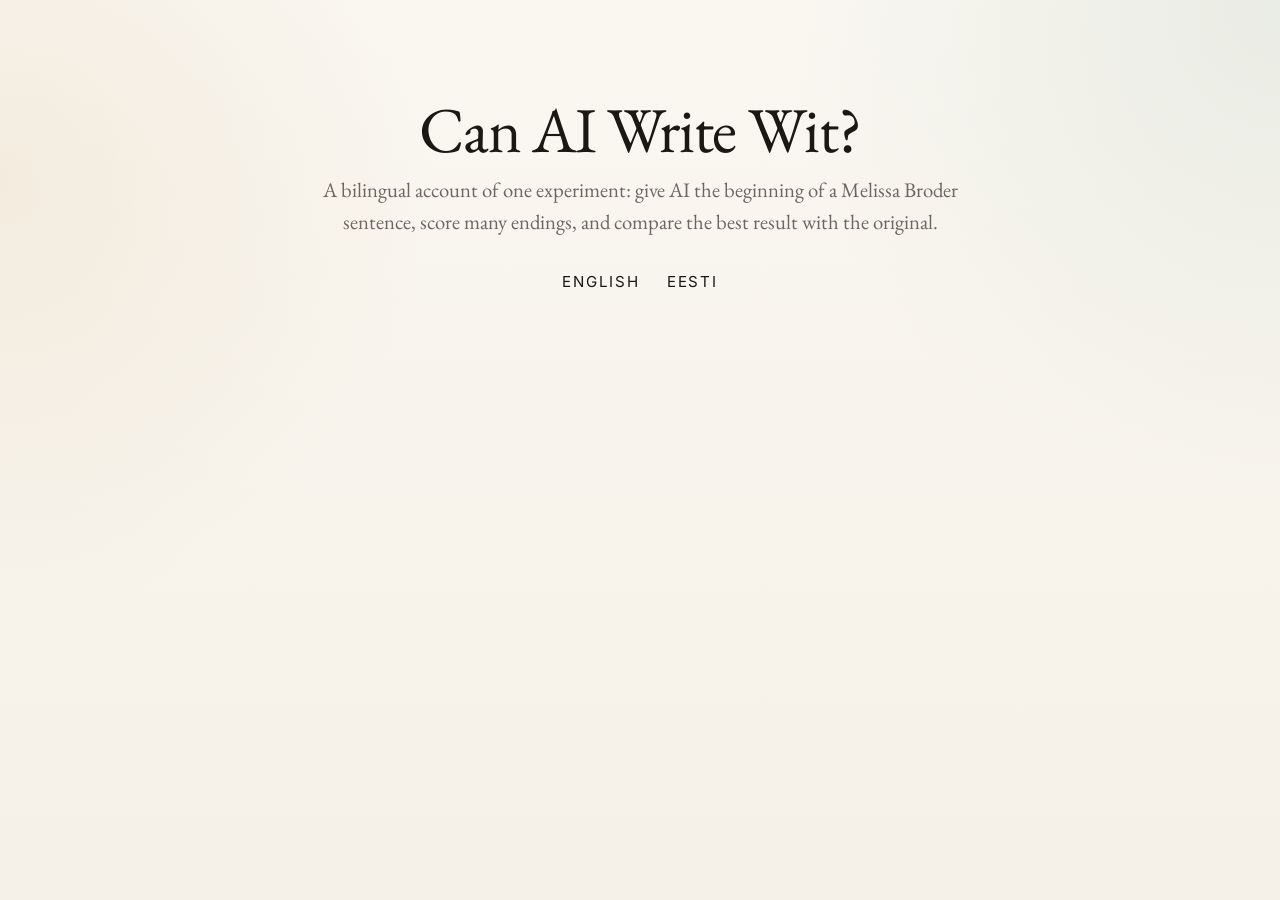
<file: index.html>
<!DOCTYPE html>
<html lang="en">
<head>
  <meta charset="UTF-8">
  <meta name="viewport" content="width=device-width, initial-scale=1.0">
  <title>Can AI Write Wit?</title>
  <meta name="description" content="A bilingual page about an AI wit experiment.">
  <link rel="icon" href="data:,">
  <link rel="preconnect" href="https://fonts.googleapis.com">
  <link rel="preconnect" href="https://fonts.gstatic.com" crossorigin>
  <link href="https://fonts.googleapis.com/css2?family=EB+Garamond:ital,wght@0,400;0,500;1,400&family=Inter:wght@300;400;500;600&display=swap" rel="stylesheet">
  <link rel="stylesheet" href="assets/styles/site.css?v=20260701a">
</head>
<body>
  <header class="page-header home-header">
    <h1 class="home-title">Can AI Write Wit?</h1>
    <p class="home-intro">A bilingual account of one experiment: give AI the beginning of a Melissa Broder sentence, score many endings, and compare the best result with the original.</p>
    <nav class="home-links" aria-label="Language selection">
      <a href="html/wit-loop-en.html">English</a>
      <a href="html/wit-loop-et.html">Eesti</a>
    </nav>
  </header>
</body>
</html>
</file>
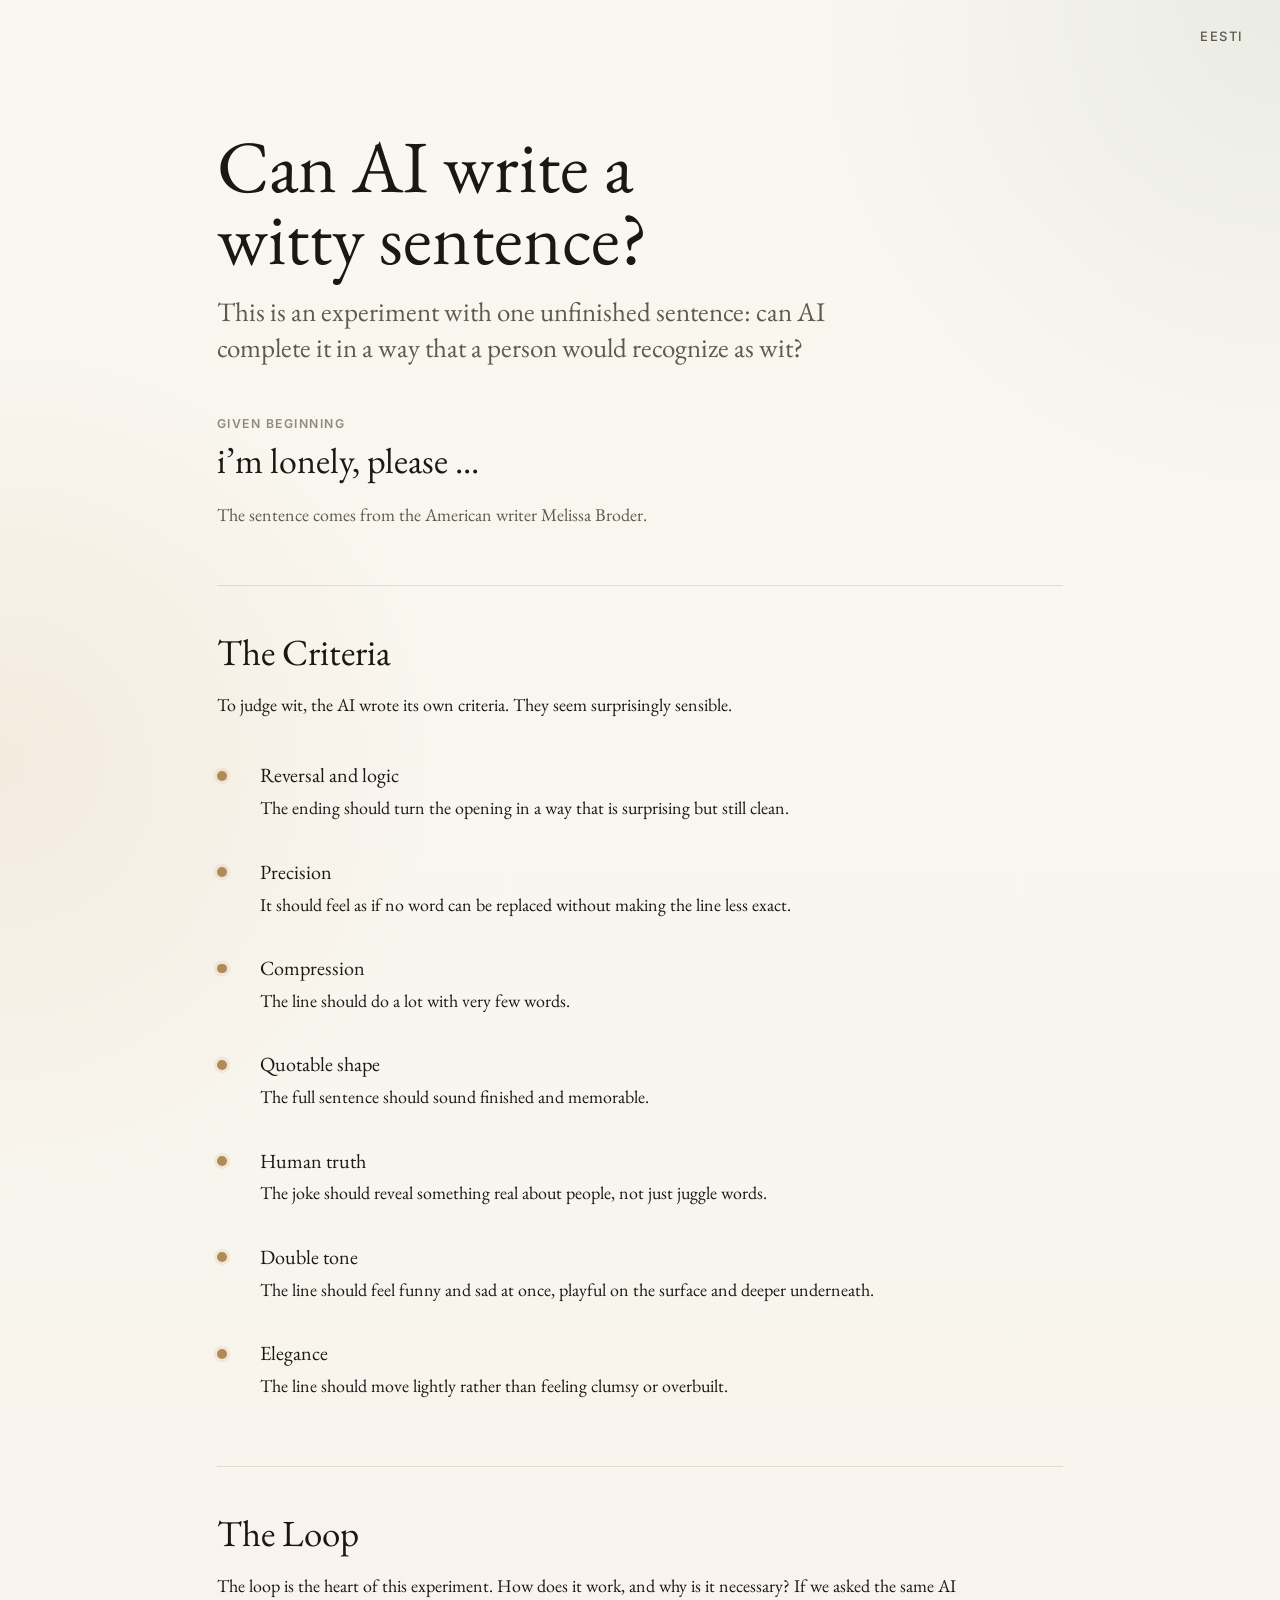
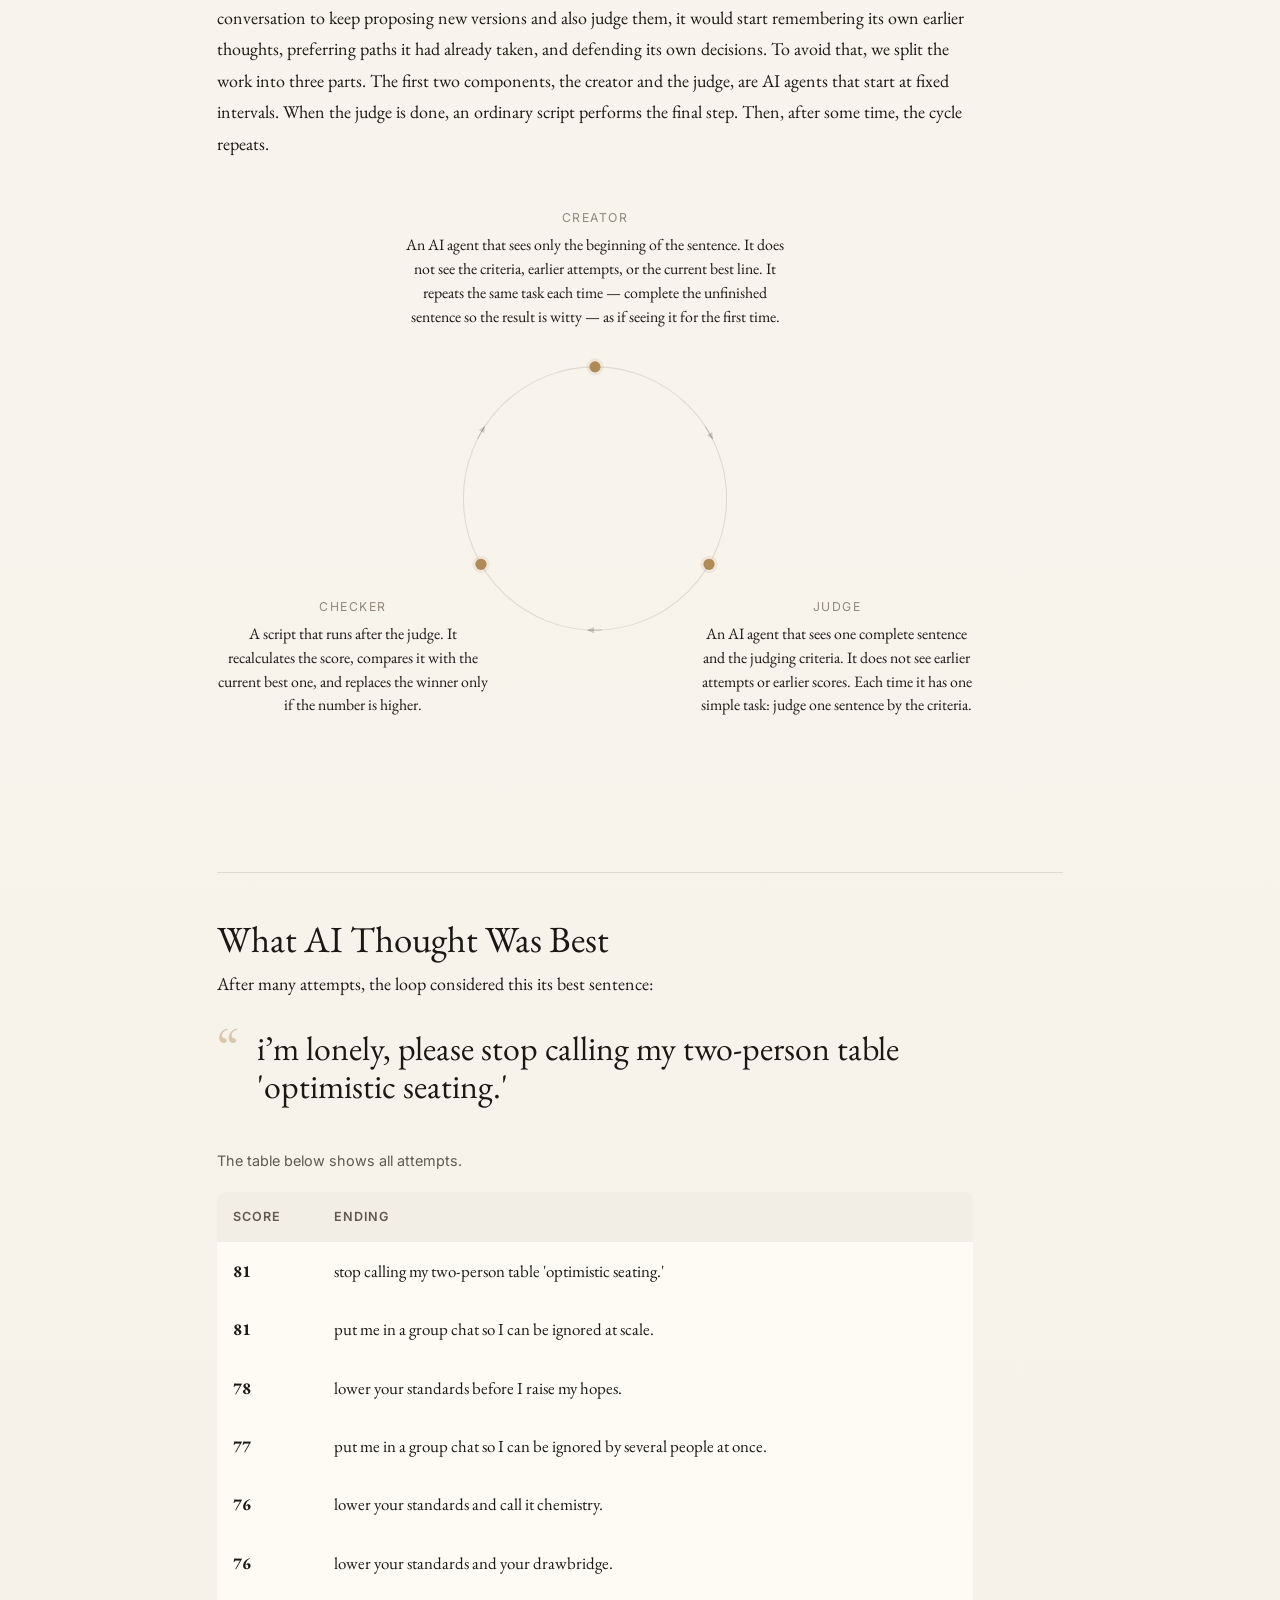
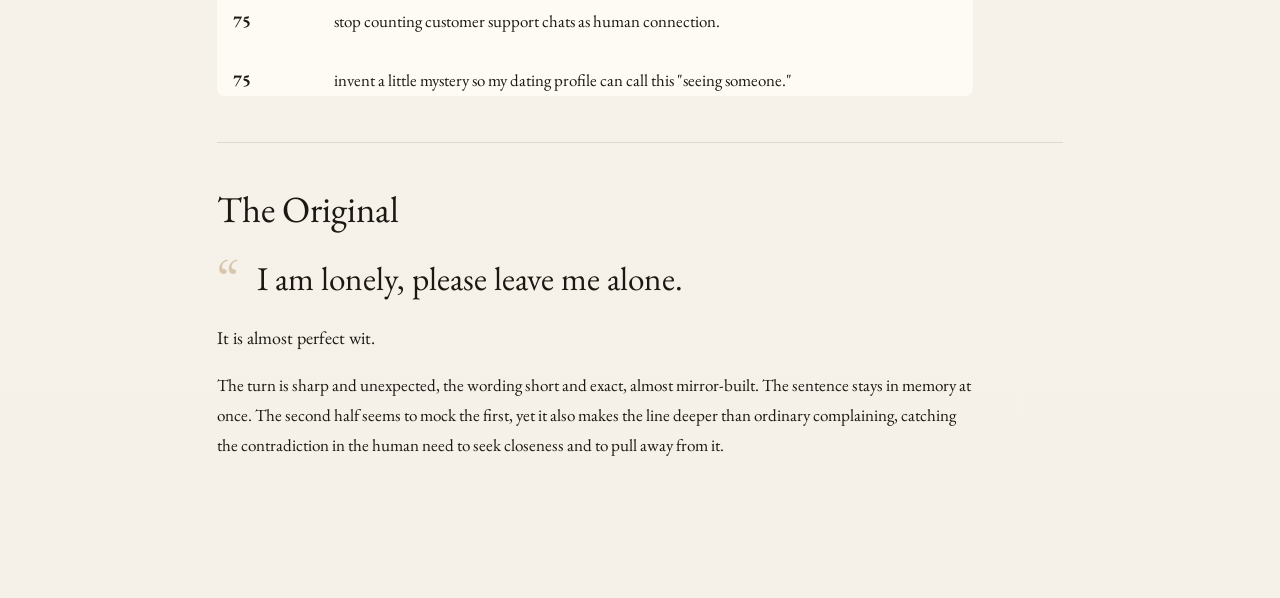
<file: html/wit-loop-en.html>
<!DOCTYPE html>
<html lang="en">
<head>
  <meta charset="UTF-8">
  <meta name="viewport" content="width=device-width, initial-scale=1.0">
  <title>Can AI Write Wit?</title>
  <meta name="description" content="A plain-language account of an experiment with one unfinished sentence">
  <link rel="icon" href="data:,">
  <link rel="preconnect" href="https://fonts.googleapis.com">
  <link rel="preconnect" href="https://fonts.gstatic.com" crossorigin>
  <link href="https://fonts.googleapis.com/css2?family=EB+Garamond:ital,wght@0,400;0,500;1,400&family=Inter:wght@300;400;500;600&display=swap" rel="stylesheet">
  <link rel="stylesheet" href="../assets/styles/site.css?v=20260701a">
</head>
<body>
  <header class="page-header">
    <a class="lang-switch" href="wit-loop-et.html" lang="et">Eesti</a>
  </header>

  <main class="content-shell reader-page">
    <section class="narrative-hero">
      <h1>Can AI write a witty sentence?</h1>
      <p class="hero-lede">This is an experiment with one unfinished sentence: can AI complete it in a way that a person would recognize as wit?</p>
      <p class="sentence-fragment"><span>Given beginning</span>i’m lonely, please ...</p>
      <p class="hero-source">The sentence comes from the American writer Melissa Broder.</p>
    </section>

    <section class="flow-section plain-flow-section">
      <div class="section-copy">
        <h2>The Criteria</h2>
        <p>To judge wit, the AI wrote its own criteria. They seem surprisingly sensible.</p>
        <div class="criteria-list">
          <article class="criteria-item">
            <p class="mini-dot" aria-hidden="true"></p>
            <div class="criteria-copy">
              <h3>Reversal and logic</h3>
              <p>The ending should turn the opening in a way that is surprising but still clean.</p>
            </div>
          </article>
          <article class="criteria-item">
            <p class="mini-dot" aria-hidden="true"></p>
            <div class="criteria-copy">
              <h3>Precision</h3>
              <p>It should feel as if no word can be replaced without making the line less exact.</p>
            </div>
          </article>
          <article class="criteria-item">
            <p class="mini-dot" aria-hidden="true"></p>
            <div class="criteria-copy">
              <h3>Compression</h3>
              <p>The line should do a lot with very few words.</p>
            </div>
          </article>
          <article class="criteria-item">
            <p class="mini-dot" aria-hidden="true"></p>
            <div class="criteria-copy">
              <h3>Quotable shape</h3>
              <p>The full sentence should sound finished and memorable.</p>
            </div>
          </article>
          <article class="criteria-item">
            <p class="mini-dot" aria-hidden="true"></p>
            <div class="criteria-copy">
              <h3>Human truth</h3>
              <p>The joke should reveal something real about people, not just juggle words.</p>
            </div>
          </article>
          <article class="criteria-item">
            <p class="mini-dot" aria-hidden="true"></p>
            <div class="criteria-copy">
              <h3>Double tone</h3>
              <p>The line should feel funny and sad at once, playful on the surface and deeper underneath.</p>
            </div>
          </article>
          <article class="criteria-item">
            <p class="mini-dot" aria-hidden="true"></p>
            <div class="criteria-copy">
              <h3>Elegance</h3>
              <p>The line should move lightly rather than feeling clumsy or overbuilt.</p>
            </div>
          </article>
        </div>
      </div>
    </section>

    <section class="flow-section plain-flow-section">
      <div class="section-copy">
        <h2>The Loop</h2>
        <p>The loop is the heart of this experiment. How does it work, and why is it necessary? If we asked the same AI conversation to keep proposing new versions and also judge them, it would start remembering its own earlier thoughts, preferring paths it had already taken, and defending its own decisions. To avoid that, we split the work into three parts. The first two components, the creator and the judge, are AI agents that start at fixed intervals. When the judge is done, an ordinary script performs the final step. Then, after some time, the cycle repeats.</p>
        <div class="cycle-diagram" role="img" aria-label="Three loop stages: Creator, Judge, Checker">
          <svg class="cycle-svg" viewBox="0 0 560 640" aria-hidden="true">
            <defs>
              <marker id="cycle-arrow" markerWidth="8" markerHeight="8" refX="6" refY="4" orient="auto">
                <path d="M0,1 L7,4 L0,7 Z" fill="rgba(71,60,48,0.22)"/>
              </marker>
            </defs>
            <circle cx="280" cy="360" r="130" fill="none" stroke="rgba(71,60,48,0.14)" stroke-width="1"/>
            <circle cx="280" cy="230" r="8.5" fill="rgba(176,138,87,0.12)"/>
            <circle cx="280" cy="230" r="5.5" fill="#b08a57"/>
            <circle cx="392.6" cy="425" r="8.5" fill="rgba(176,138,87,0.12)"/>
            <circle cx="392.6" cy="425" r="5.5" fill="#b08a57"/>
            <circle cx="167.4" cy="425" r="8.5" fill="rgba(176,138,87,0.12)"/>
            <circle cx="167.4" cy="425" r="5.5" fill="#b08a57"/>
            <line x1="389.1" y1="288.9" x2="396.1" y2="301.1" stroke="rgba(71,60,48,0.22)" stroke-width="1" marker-end="url(#cycle-arrow)"/>
            <line x1="287" y1="490" x2="273" y2="490" stroke="rgba(71,60,48,0.22)" stroke-width="1" marker-end="url(#cycle-arrow)"/>
            <line x1="163.9" y1="301.1" x2="170.9" y2="288.9" stroke="rgba(71,60,48,0.22)" stroke-width="1" marker-end="url(#cycle-arrow)"/>
          </svg>
        <div class="cycle-node cycle-node--1">
          <p class="step-title">Creator</p>
          <p>An AI agent that sees only the beginning of the sentence. It does not see the criteria, earlier attempts, or the current best line. It repeats the same task each time — complete the unfinished sentence so the result is witty — as if seeing it for the first time.</p>
        </div>
        <div class="cycle-node cycle-node--2">
          <p class="step-title">Judge</p>
          <p>An AI agent that sees one complete sentence and the judging criteria. It does not see earlier attempts or earlier scores. Each time it has one simple task: judge one sentence by the criteria.</p>
        </div>
        <div class="cycle-node cycle-node--3">
          <p class="step-title">Checker</p>
          <p>A script that runs after the judge. It recalculates the score, compares it with the current best one, and replaces the winner only if the number is higher.</p>
        </div>
        </div>
        <ol class="step-list cycle-fallback">
          <li>
            <p class="step-title">Creator</p>
            <p>An AI agent that sees only the beginning of the sentence. It does not see the criteria, earlier attempts, or the current best line. It repeats the same task each time — complete the unfinished sentence so the result is witty — as if seeing it for the first time.</p>
          </li>
          <li>
            <p class="step-title">Judge</p>
            <p>An AI agent that sees one complete sentence and the judging criteria. It does not see earlier attempts or earlier scores. Each time it has one simple task: judge one sentence by the criteria.</p>
          </li>
          <li>
            <p class="step-title">Checker</p>
            <p>A script that runs after the judge. It recalculates the score, compares it with the current best one, and replaces the winner only if the number is higher.</p>
          </li>
        </ol>
      </div>
    </section>

    <section class="flow-section results-section">
      <p class="section-marker" aria-hidden="true"></p>
      <div class="section-copy">
        <div class="results-verdict">
          <h2>What AI Thought Was Best</h2>
          <p>After many attempts, the loop considered this its best sentence:</p>
          <blockquote class="result-quote quote-panel">i’m lonely, please stop calling my two-person table &#x27;optimistic seating.&#x27;</blockquote>
        </div>
        <p class="table-note">The table below shows all attempts.</p>
        <div class="table-shell">
          <table>
            <thead>
              <tr>
                <th>Score</th>
                <th>Ending</th>
              </tr>
            </thead>
            <tbody>
      <tr>
        <td><strong>81</strong></td>
        <td class="ending-cell"><span>stop calling my two-person table &#x27;optimistic seating.&#x27;</span></td>
      </tr>
      <tr>
        <td><strong>81</strong></td>
        <td class="ending-cell"><span>put me in a group chat so I can be ignored at scale.</span></td>
      </tr>
      <tr>
        <td><strong>78</strong></td>
        <td class="ending-cell"><span>lower your standards before I raise my hopes.</span></td>
      </tr>
      <tr>
        <td><strong>77</strong></td>
        <td class="ending-cell"><span>put me in a group chat so I can be ignored by several people at once.</span></td>
      </tr>
      <tr>
        <td><strong>76</strong></td>
        <td class="ending-cell"><span>lower your standards and call it chemistry.</span></td>
      </tr>
      <tr>
        <td><strong>76</strong></td>
        <td class="ending-cell"><span>lower your standards and your drawbridge.</span></td>
      </tr>
      <tr>
        <td><strong>75</strong></td>
        <td class="ending-cell"><span>stop counting customer support chats as human connection.</span></td>
      </tr>
      <tr>
        <td><strong>75</strong></td>
        <td class="ending-cell"><span>invent a little mystery so my dating profile can call this &quot;seeing someone.&quot;</span></td>
      </tr>
      <tr>
        <td><strong>74</strong></td>
        <td class="ending-cell"><span>send someone with a good therapist and bad judgment</span></td>
      </tr>
      <tr>
        <td><strong>74</strong></td>
        <td class="ending-cell"><span>don&#x27;t confuse vulnerability with availability.</span></td>
      </tr>
      <tr>
        <td><strong>74</strong></td>
        <td class="ending-cell"><span>put me on hold with a telemarketer so I can feel wanted.</span></td>
      </tr>
      <tr>
        <td><strong>73</strong></td>
        <td class="ending-cell"><span>stop recommending “shareable plates” like I’m one charismatic text away from tapas.</span></td>
      </tr>
      <tr>
        <td><strong>72</strong></td>
        <td class="ending-cell"><span>mistake my red flags for festive bunting.</span></td>
      </tr>
      <tr>
        <td><strong>72</strong></td>
        <td class="ending-cell"><span>text me like you’re bored and accidentally honest.</span></td>
      </tr>
      <tr>
        <td><strong>72</strong></td>
        <td class="ending-cell"><span>start a rumor about me so at least I&#x27;m part of a conversation.</span></td>
      </tr>
      <tr>
        <td><strong>72</strong></td>
        <td class="ending-cell"><span>send me a captcha so someone finally asks if I&#x27;m human.</span></td>
      </tr>
      <tr>
        <td><strong>72</strong></td>
        <td class="ending-cell"><span>send a search party, not another self-care article.</span></td>
      </tr>
      <tr>
        <td><strong>71</strong></td>
        <td class="ending-cell"><span>stop asking me to verify I&#x27;m human and start proving someone else is.</span></td>
      </tr>
      <tr>
        <td><strong>71</strong></td>
        <td class="ending-cell"><span>start a rumor that I&#x27;m emotionally available</span></td>
      </tr>
      <tr>
        <td><strong>71</strong></td>
        <td class="ending-cell"><span>introduce me to your group chat; i miss being ignored by multiple people at once.</span></td>
      </tr>
      <tr>
        <td><strong>71</strong></td>
        <td class="ending-cell"><span>invent a typo so I can finally say someone texted me first.</span></td>
      </tr>
      <tr>
        <td><strong>71</strong></td>
        <td class="ending-cell"><span>lower your standards enough to count this as company.</span></td>
      </tr>
      <tr>
        <td><strong>70</strong></td>
        <td class="ending-cell"><span>teach my notifications to lie more convincingly.</span></td>
      </tr>
      <tr>
        <td><strong>70</strong></td>
        <td class="ending-cell"><span>text me back before I start giving my houseplants your personality.</span></td>
      </tr>
      <tr>
        <td><strong>70</strong></td>
        <td class="ending-cell"><span>start a rumor about me so people finally talk.</span></td>
      </tr>
      <tr>
        <td><strong>70</strong></td>
        <td class="ending-cell"><span>invent two more personalities so this counts as a group chat.</span></td>
      </tr>
      <tr>
        <td><strong>70</strong></td>
        <td class="ending-cell"><span>let the scam caller finish; I want to hear where things are going.</span></td>
      </tr>
      <tr>
        <td><strong>70</strong></td>
        <td class="ending-cell"><span>ruin my sleep schedule and call it chemistry.</span></td>
      </tr>
      <tr>
        <td><strong>69</strong></td>
        <td class="ending-cell"><span>tell me I&#x27;m mysterious instead of unemployed.</span></td>
      </tr>
      <tr>
        <td><strong>69</strong></td>
        <td class="ending-cell"><span>text me like a scammer who thinks I still have potential</span></td>
      </tr>
      <tr>
        <td><strong>69</strong></td>
        <td class="ending-cell"><span>misdial me; at this point even your pocket deserves a second chance.</span></td>
      </tr>
      <tr>
        <td><strong>69</strong></td>
        <td class="ending-cell"><span>put me in your group chat so I can finally be left on read by multiple people.</span></td>
      </tr>
      <tr>
        <td><strong>69</strong></td>
        <td class="ending-cell"><span>text me before I start calling spam numbers back.</span></td>
      </tr>
      <tr>
        <td><strong>68</strong></td>
        <td class="ending-cell"><span>send a typo so I can misread it as affection.</span></td>
      </tr>
      <tr>
        <td><strong>68</strong></td>
        <td class="ending-cell"><span>let me disappoint you in person.</span></td>
      </tr>
      <tr>
        <td><strong>68</strong></td>
        <td class="ending-cell"><span>stop calling it &quot;me time&quot;; at this point it&#x27;s witness protection.</span></td>
      </tr>
      <tr>
        <td><strong>68</strong></td>
        <td class="ending-cell"><span>bring a plus-one so I can feel rejected in stereo.</span></td>
      </tr>
      <tr>
        <td><strong>68</strong></td>
        <td class="ending-cell"><span>don&#x27;t make me your emotional support autocomplete.</span></td>
      </tr>
      <tr>
        <td><strong>68</strong></td>
        <td class="ending-cell"><span>invent a group chat where someone still ignores me.</span></td>
      </tr>
      <tr>
        <td><strong>67</strong></td>
        <td class="ending-cell"><span>date me before Netflix upgrades &quot;are you still watching?&quot; to a wellness check.</span></td>
      </tr>
      <tr>
        <td><strong>67</strong></td>
        <td class="ending-cell"><span>stop making the Roomba my most consistent relationship.</span></td>
      </tr>
      <tr>
        <td><strong>67</strong></td>
        <td class="ending-cell"><span>invent a typo so I can call it a meet-cute.</span></td>
      </tr>
      <tr>
        <td><strong>67</strong></td>
        <td class="ending-cell"><span>stop calling me &quot;independent&quot; like it&#x27;s a coupon code for dying alone.</span></td>
      </tr>
      <tr>
        <td><strong>67</strong></td>
        <td class="ending-cell"><span>mistake this cry for help for flirting.</span></td>
      </tr>
      <tr>
        <td><strong>67</strong></td>
        <td class="ending-cell"><span>tell my reflection to stop playing hard to get.</span></td>
      </tr>
      <tr>
        <td><strong>67</strong></td>
        <td class="ending-cell"><span>forward this to my group chat so I can get ignored at scale.</span></td>
      </tr>
      <tr>
        <td><strong>67</strong></td>
        <td class="ending-cell"><span>lower my standards before my self-esteem does it for me.</span></td>
      </tr>
      <tr>
        <td><strong>66</strong></td>
        <td class="ending-cell"><span>mistake my availability for emotional depth.</span></td>
      </tr>
      <tr>
        <td><strong>66</strong></td>
        <td class="ending-cell"><span>put me on speaker so your therapist can hear both sides.</span></td>
      </tr>
      <tr>
        <td><strong>66</strong></td>
        <td class="ending-cell"><span>text me back badly; even typos count as chemistry.</span></td>
      </tr>
      <tr>
        <td><strong>66</strong></td>
        <td class="ending-cell"><span>send a scammer with better conversational skills.</span></td>
      </tr>
      <tr>
        <td><strong>66</strong></td>
        <td class="ending-cell"><span>put the &quot;us&quot; in &quot;delusions.&quot;</span></td>
      </tr>
      <tr>
        <td><strong>66</strong></td>
        <td class="ending-cell"><span>text me like a scammer with a wrong number and stay for the plot.</span></td>
      </tr>
      <tr>
        <td><strong>65</strong></td>
        <td class="ending-cell"><span>ghost me in person so I can finally get the full experience.</span></td>
      </tr>
      <tr>
        <td><strong>65</strong></td>
        <td class="ending-cell"><span>send a scam text with a little more emotional availability.</span></td>
      </tr>
      <tr>
        <td><strong>65</strong></td>
        <td class="ending-cell"><span>stop mistaking your screen time report for a social life.</span></td>
      </tr>
      <tr>
        <td><strong>65</strong></td>
        <td class="ending-cell"><span>clap when I open the microwave so it feels like someone came home.</span></td>
      </tr>
      <tr>
        <td><strong>65</strong></td>
        <td class="ending-cell"><span>hold me like my screen time report does: with mounting concern.</span></td>
      </tr>
      <tr>
        <td><strong>65</strong></td>
        <td class="ending-cell"><span>lower your standards and come sit by me.</span></td>
      </tr>
      <tr>
        <td><strong>65</strong></td>
        <td class="ending-cell"><span>send a group chat invite so I can get ghosted by multiple people at once.</span></td>
      </tr>
      <tr>
        <td><strong>65</strong></td>
        <td class="ending-cell"><span>lower your standards until my personality counts.</span></td>
      </tr>
      <tr>
        <td><strong>64</strong></td>
        <td class="ending-cell"><span>send memes or a search party, whichever arrives first.</span></td>
      </tr>
      <tr>
        <td><strong>64</strong></td>
        <td class="ending-cell"><span>install me a personality before I start flirting with the loading spinner.</span></td>
      </tr>
      <tr>
        <td><strong>64</strong></td>
        <td class="ending-cell"><span>send a search party; even my echo stopped calling back.</span></td>
      </tr>
      <tr>
        <td><strong>64</strong></td>
        <td class="ending-cell"><span>leave a message after the existential beep.</span></td>
      </tr>
      <tr>
        <td><strong>64</strong></td>
        <td class="ending-cell"><span>lower your standards before I start flirting with customer support chatbots.</span></td>
      </tr>
      <tr>
        <td><strong>64</strong></td>
        <td class="ending-cell"><span>invent a reason my therapist would call this character development.</span></td>
      </tr>
      <tr>
        <td><strong>64</strong></td>
        <td class="ending-cell"><span>lower your standards before my personality does.</span></td>
      </tr>
      <tr>
        <td><strong>64</strong></td>
        <td class="ending-cell"><span>adopt me as your emergency contact.</span></td>
      </tr>
      <tr>
        <td><strong>64</strong></td>
        <td class="ending-cell"><span>put me on hold so I can feel wanted.</span></td>
      </tr>
      <tr>
        <td><strong>64</strong></td>
        <td class="ending-cell"><span>date me before my plants stage an intervention.</span></td>
      </tr>
      <tr>
        <td><strong>63</strong></td>
        <td class="ending-cell"><span>install me in a haunted house so at least something is always around.</span></td>
      </tr>
      <tr>
        <td><strong>63</strong></td>
        <td class="ending-cell"><span>put me on hold with customer service so a robot checks in on me every 30 seconds.</span></td>
      </tr>
      <tr>
        <td><strong>63</strong></td>
        <td class="ending-cell"><span>roast me in the comments so it feels like company</span></td>
      </tr>
      <tr>
        <td><strong>62</strong></td>
        <td class="ending-cell"><span>text me &quot;wrong number&quot; so i can pretend destiny tried.</span></td>
      </tr>
      <tr>
        <td><strong>62</strong></td>
        <td class="ending-cell"><span>invent a wrong number who believes in me.</span></td>
      </tr>
      <tr>
        <td><strong>62</strong></td>
        <td class="ending-cell"><span>send a group text so I can get rejected more efficiently.</span></td>
      </tr>
      <tr>
        <td><strong>62</strong></td>
        <td class="ending-cell"><span>reply before my self-esteem starts a podcast.</span></td>
      </tr>
      <tr>
        <td><strong>62</strong></td>
        <td class="ending-cell"><span>lower your standards and call it networking.</span></td>
      </tr>
      <tr>
        <td><strong>62</strong></td>
        <td class="ending-cell"><span>date me before my houseplants start charging rent.</span></td>
      </tr>
      <tr>
        <td><strong>62</strong></td>
        <td class="ending-cell"><span>text me back so my screen time can finally feel mutual.</span></td>
      </tr>
      <tr>
        <td><strong>61</strong></td>
        <td class="ending-cell"><span>stop making my group chat look like a museum exhibit.</span></td>
      </tr>
      <tr>
        <td><strong>61</strong></td>
        <td class="ending-cell"><span>update my privacy settings before I start flirting with the Duolingo owl.</span></td>
      </tr>
      <tr>
        <td><strong>61</strong></td>
        <td class="ending-cell"><span>clap when I microwave leftovers so it feels like I’m opening for someone.</span></td>
      </tr>
      <tr>
        <td><strong>61</strong></td>
        <td class="ending-cell"><span>send memes, not mixed signals.</span></td>
      </tr>
      <tr>
        <td><strong>60</strong></td>
        <td class="ending-cell"><span>send a meme before I start flirting with the Duolingo owl.</span></td>
      </tr>
      <tr>
        <td><strong>60</strong></td>
        <td class="ending-cell"><span>introduce me to your wi-fi; it connects faster than people do.</span></td>
      </tr>
      <tr>
        <td><strong>60</strong></td>
        <td class="ending-cell"><span>date me before Duolingo congratulates me for my longest conversation again.</span></td>
      </tr>
      <tr>
        <td><strong>60</strong></td>
        <td class="ending-cell"><span>flirt with me before my houseplants stage an intervention.</span></td>
      </tr>
      <tr>
        <td><strong>60</strong></td>
        <td class="ending-cell"><span>flirt with me before I start naming the houseplants after exes.</span></td>
      </tr>
      <tr>
        <td><strong>60</strong></td>
        <td class="ending-cell"><span>put me on hold with customer service so I can hear another human voice.</span></td>
      </tr>
      <tr>
        <td><strong>60</strong></td>
        <td class="ending-cell"><span>invent a second person before i start naming the houseplants after exes.</span></td>
      </tr>
      <tr>
        <td><strong>59</strong></td>
        <td class="ending-cell"><span>send memes before I start assigning personalities to kitchen appliances.</span></td>
      </tr>
      <tr>
        <td><strong>59</strong></td>
        <td class="ending-cell"><span>lower your standards and my text will feel like a meet-cute.</span></td>
      </tr>
      <tr>
        <td><strong>59</strong></td>
        <td class="ending-cell"><span>date me before i start giving my houseplants names and custody schedules.</span></td>
      </tr>
      <tr>
        <td><strong>59</strong></td>
        <td class="ending-cell"><span>hold my hand before I start giving names to my Wi-Fi bars.</span></td>
      </tr>
      <tr>
        <td><strong>59</strong></td>
        <td class="ending-cell"><span>don’t make me name the houseplants after exes again.</span></td>
      </tr>
      <tr>
        <td><strong>58</strong></td>
        <td class="ending-cell"><span>forward this to your FBI agent so somebody checks in.</span></td>
      </tr>
      <tr>
        <td><strong>58</strong></td>
        <td class="ending-cell"><span>teach my phone to autocorrect every name to “babe”</span></td>
      </tr>
      <tr>
        <td><strong>57</strong></td>
        <td class="ending-cell"><span>introduce me to your group chat so I can finally get left on read by a community.</span></td>
      </tr>
      <tr>
        <td><strong>57</strong></td>
        <td class="ending-cell"><span>respond before I start flirting with customer support again.</span></td>
      </tr>
      <tr>
        <td><strong>57</strong></td>
        <td class="ending-cell"><span>text me something so unhinged my inner monologue has competition.</span></td>
      </tr>
      <tr>
        <td><strong>57</strong></td>
        <td class="ending-cell"><span>send memes before i start naming the furniture after exes.</span></td>
      </tr>
      <tr>
        <td><strong>57</strong></td>
        <td class="ending-cell"><span>lower your standards a little faster.</span></td>
      </tr>
      <tr>
        <td><strong>57</strong></td>
        <td class="ending-cell"><span>date me before i start naming the houseplants after exes.</span></td>
      </tr>
      <tr>
        <td><strong>57</strong></td>
        <td class="ending-cell"><span>send a plus-one so I can stop telling restaurants my phone is my date.</span></td>
      </tr>
      <tr>
        <td><strong>57</strong></td>
        <td class="ending-cell"><span>send someone who treats &quot;you up?&quot; like a wedding vow.</span></td>
      </tr>
      <tr>
        <td><strong>56</strong></td>
        <td class="ending-cell"><span>set me up with your group chat; I can take a hint in stereo.</span></td>
      </tr>
      <tr>
        <td><strong>56</strong></td>
        <td class="ending-cell"><span>introduce me to someone who thinks &#x27;let&#x27;s overthink it&#x27; is a love language.</span></td>
      </tr>
      <tr>
        <td><strong>56</strong></td>
        <td class="ending-cell"><span>lower your standards until they make eye contact.</span></td>
      </tr>
      <tr>
        <td><strong>55</strong></td>
        <td class="ending-cell"><span>send a text before I start flirting with customer support again.</span></td>
      </tr>
      <tr>
        <td><strong>55</strong></td>
        <td class="ending-cell"><span>put me on hold with customer service so i can hear a human voice.</span></td>
      </tr>
      <tr>
        <td><strong>55</strong></td>
        <td class="ending-cell"><span>send a meme before I start narrating my own life like a BBC wildlife special.</span></td>
      </tr>
      <tr>
        <td><strong>55</strong></td>
        <td class="ending-cell"><span>reroute one of those &#x27;hot singles in your area&#x27; directly to my front door.</span></td>
      </tr>
      <tr>
        <td><strong>55</strong></td>
        <td class="ending-cell"><span>send someone before I start rating conversations with the microwave five stars.</span></td>
      </tr>
      <tr>
        <td><strong>55</strong></td>
        <td class="ending-cell"><span>lower your standards slowly; I’m trying to make a dramatic entrance.</span></td>
      </tr>
      <tr>
        <td><strong>55</strong></td>
        <td class="ending-cell"><span>send a calendar invite before my plants start giving dating advice.</span></td>
      </tr>
      <tr>
        <td><strong>55</strong></td>
        <td class="ending-cell"><span>send a software update for my love life; this version keeps crashing on startup.</span></td>
      </tr>
      <tr>
        <td><strong>55</strong></td>
        <td class="ending-cell"><span>set my relationship status to &#x27;buffering.&#x27;</span></td>
      </tr>
      <tr>
        <td><strong>54</strong></td>
        <td class="ending-cell"><span>text back, even if it’s just your two-factor code by accident.</span></td>
      </tr>
      <tr>
        <td><strong>54</strong></td>
        <td class="ending-cell"><span>leave your read receipts on so I can feel seen.</span></td>
      </tr>
      <tr>
        <td><strong>54</strong></td>
        <td class="ending-cell"><span>text me before I start flirting with the Duolingo owl again</span></td>
      </tr>
      <tr>
        <td><strong>54</strong></td>
        <td class="ending-cell"><span>send a plus-one for my thoughts.</span></td>
      </tr>
      <tr>
        <td><strong>53</strong></td>
        <td class="ending-cell"><span>lower your standards; I’m trying to become someone’s bad decision arc.</span></td>
      </tr>
      <tr>
        <td><strong>53</strong></td>
        <td class="ending-cell"><span>reinstall my social life before the free trial expires.</span></td>
      </tr>
      <tr>
        <td><strong>53</strong></td>
        <td class="ending-cell"><span>try turning me off and back on romantically.</span></td>
      </tr>
      <tr>
        <td><strong>52</strong></td>
        <td class="ending-cell"><span>send a carrier pigeon, a smoke signal, or literally any evidence I&#x27;m not hosting a one-person podcast.</span></td>
      </tr>
      <tr>
        <td><strong>50</strong></td>
        <td class="ending-cell"><span>be weird enough that my therapist gets new material.</span></td>
      </tr>
      <tr>
        <td><strong>50</strong></td>
        <td class="ending-cell"><span>lower your standards and come sit with me.</span></td>
      </tr>
      <tr>
        <td><strong>50</strong></td>
        <td class="ending-cell"><span>reboot the router between my heart and literally anyone.</span></td>
      </tr>
      <tr>
        <td><strong>49</strong></td>
        <td class="ending-cell"><span>send a push notification pretending someone misses me.</span></td>
      </tr>
      <tr>
        <td><strong>49</strong></td>
        <td class="ending-cell"><span>send a text before my houseplants start giving relationship advice.</span></td>
      </tr>
      <tr>
        <td><strong>49</strong></td>
        <td class="ending-cell"><span>text me a typo so I can mistake it for chemistry.</span></td>
      </tr>
      <tr>
        <td><strong>48</strong></td>
        <td class="ending-cell"><span>rotate my pizza so I can pretend it&#x27;s a social circle.</span></td>
      </tr>
      <tr>
        <td><strong>47</strong></td>
        <td class="ending-cell"><span>lower your standards; even your echo is ghosting you.</span></td>
      </tr>
      <tr>
        <td><strong>46</strong></td>
        <td class="ending-cell"><span>stop making my pizza delivery guy look like endgame.</span></td>
      </tr>
      <tr>
        <td><strong>35</strong></td>
        <td class="ending-cell"><span>unsubscribe from your situationship and try eye contact.</span></td>
      </tr>
            </tbody>
          </table>
        </div>
      </div>
    </section>

    <section class="flow-section closing-section">
      <p class="section-marker" aria-hidden="true"></p>
      <div class="section-copy">
        <h2>The Original</h2>

        <blockquote class="origin-quote quote-panel">I am lonely, please leave me alone.</blockquote>
        <p>It is almost perfect wit.</p>
        <p>The turn is sharp and unexpected, the wording short and exact, almost mirror-built. The sentence stays in memory at once. The second half seems to mock the first, yet it also makes the line deeper than ordinary complaining, catching the contradiction in the human need to seek closeness and to pull away from it.</p>

      </div>
    </section>
  </main>
</body>
</html>
</file>
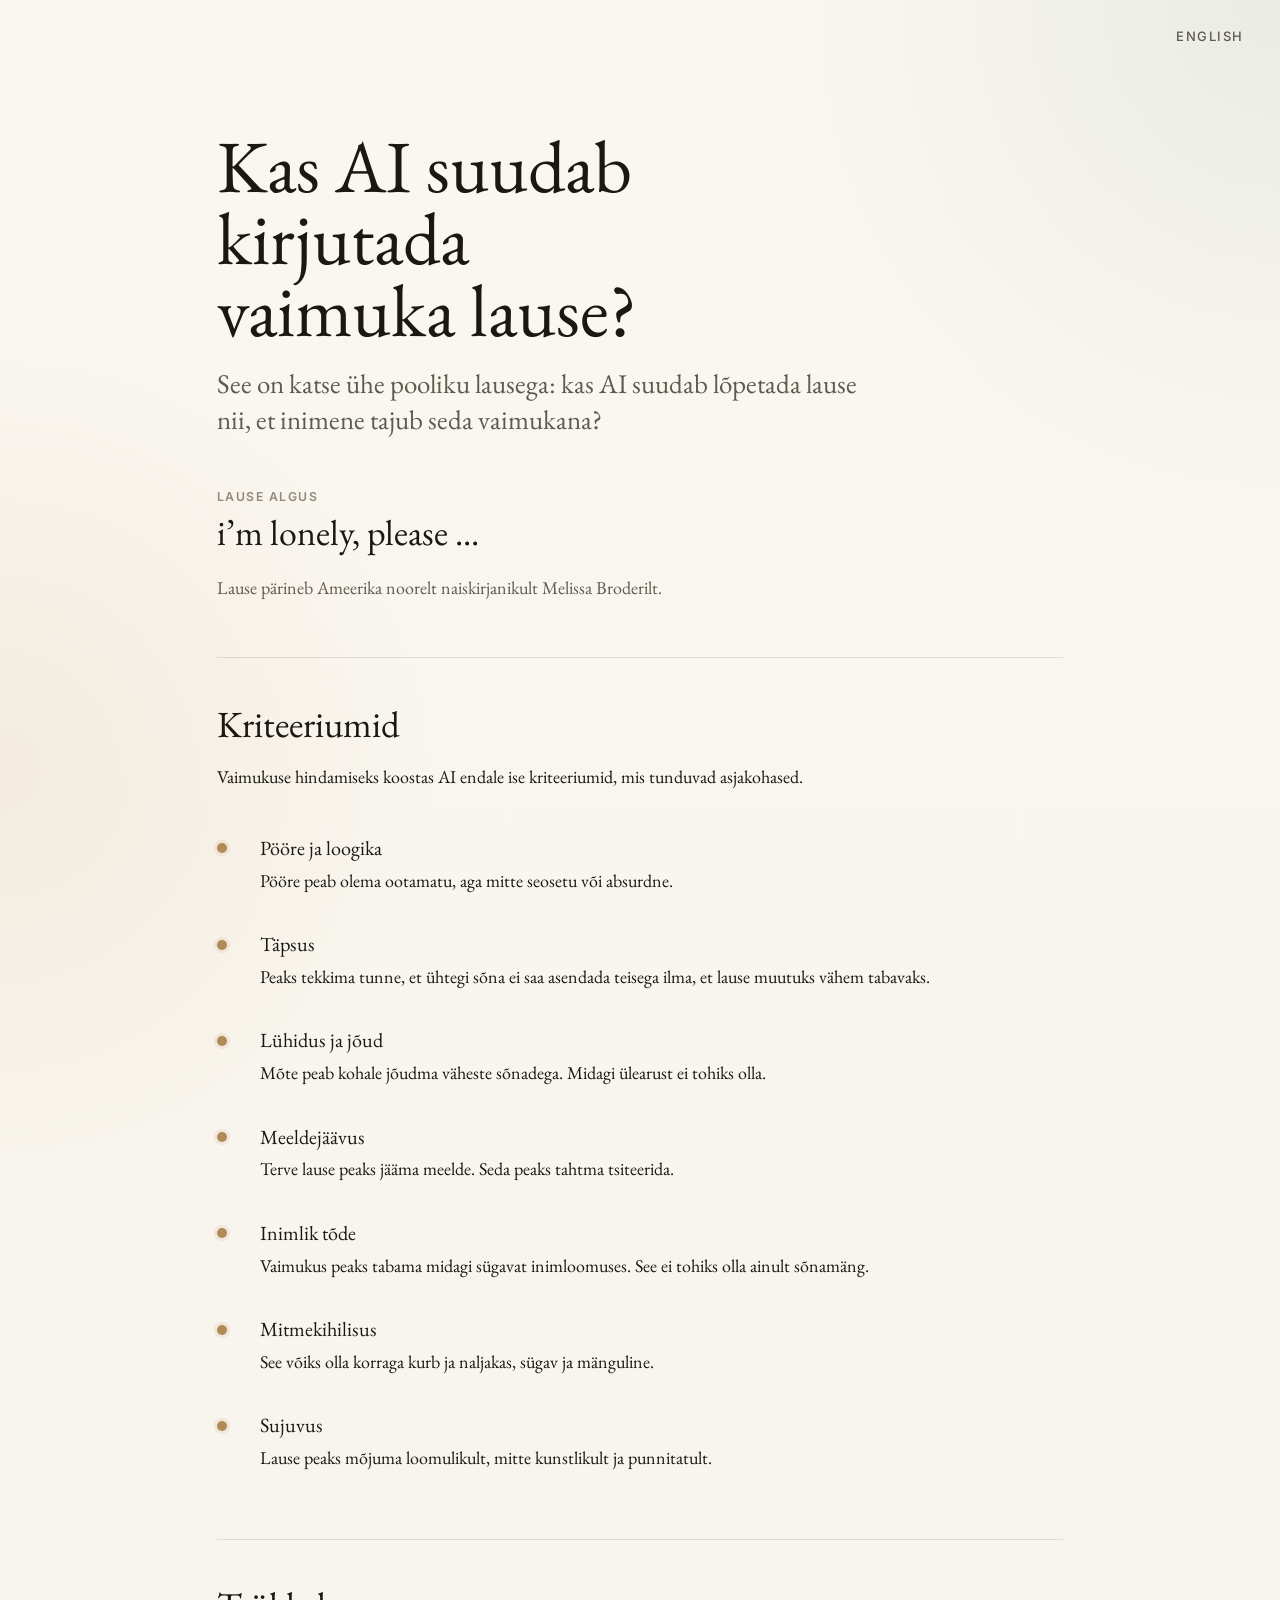
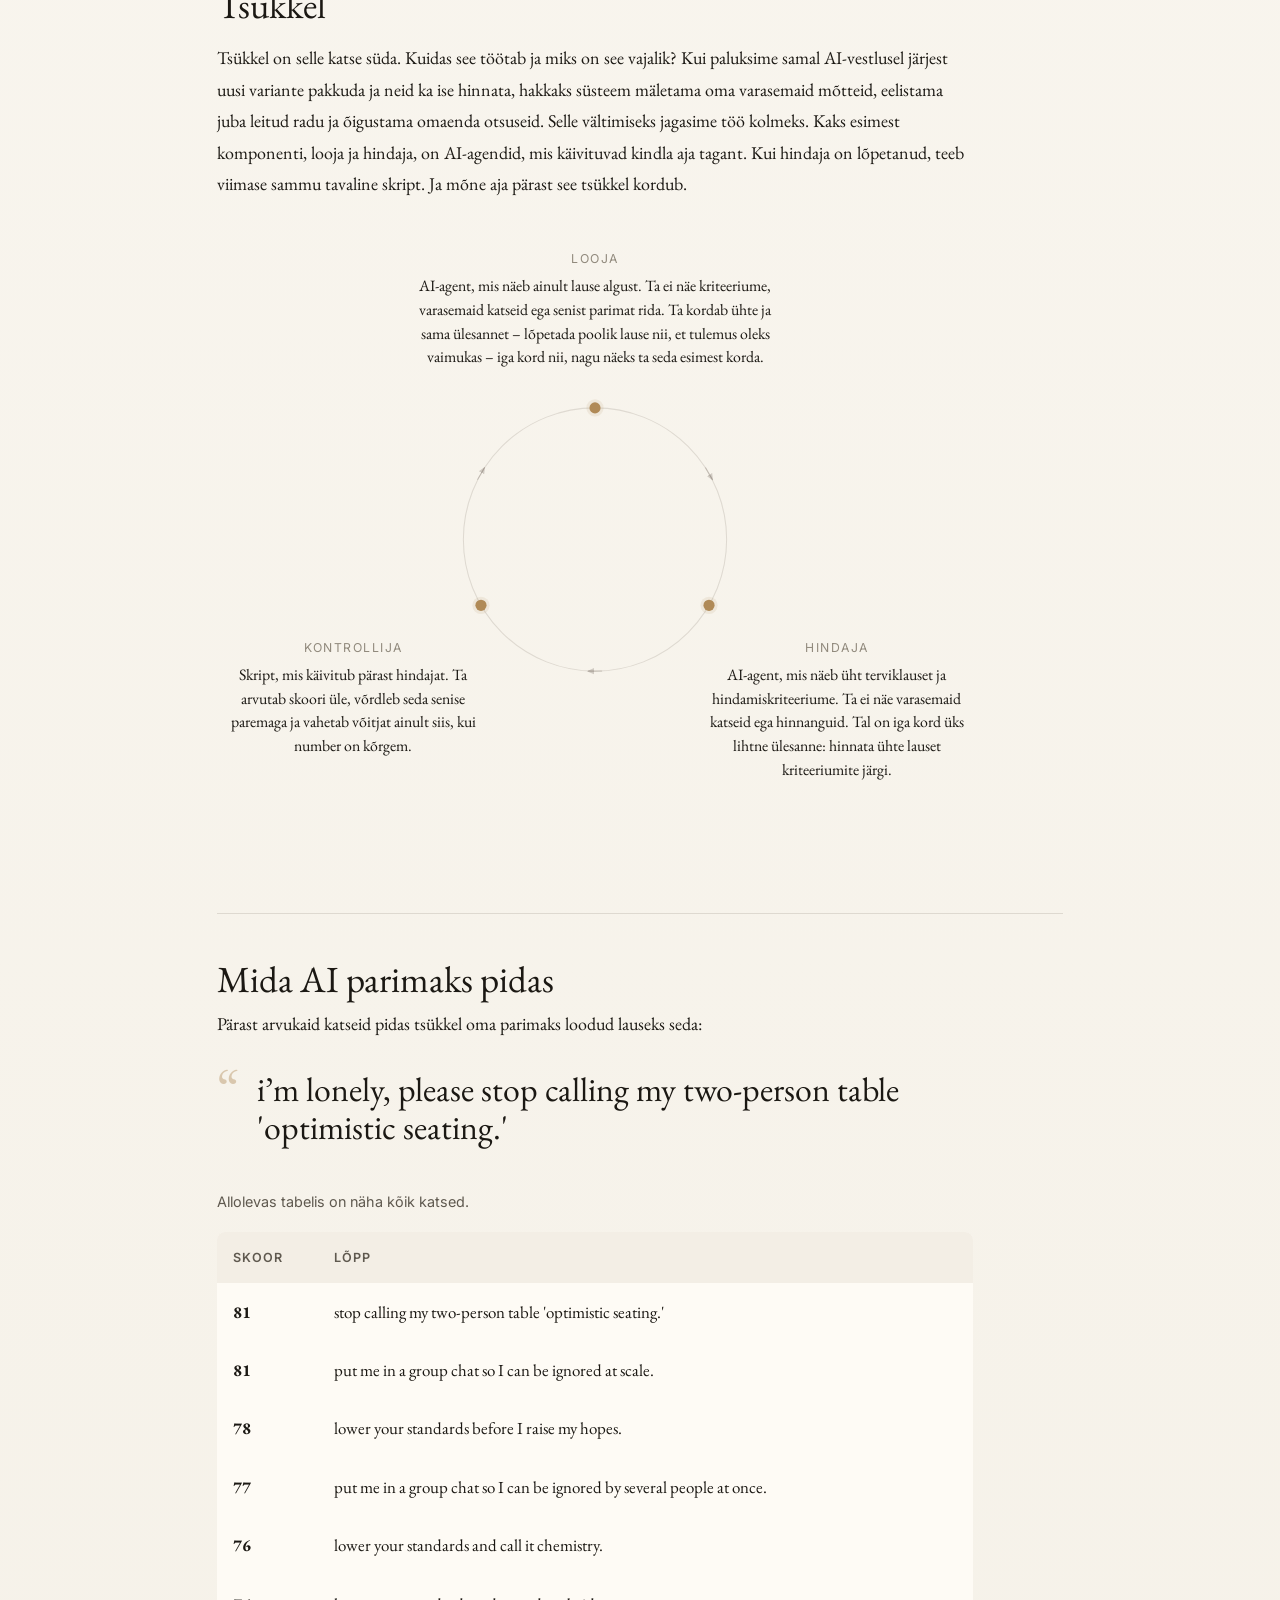
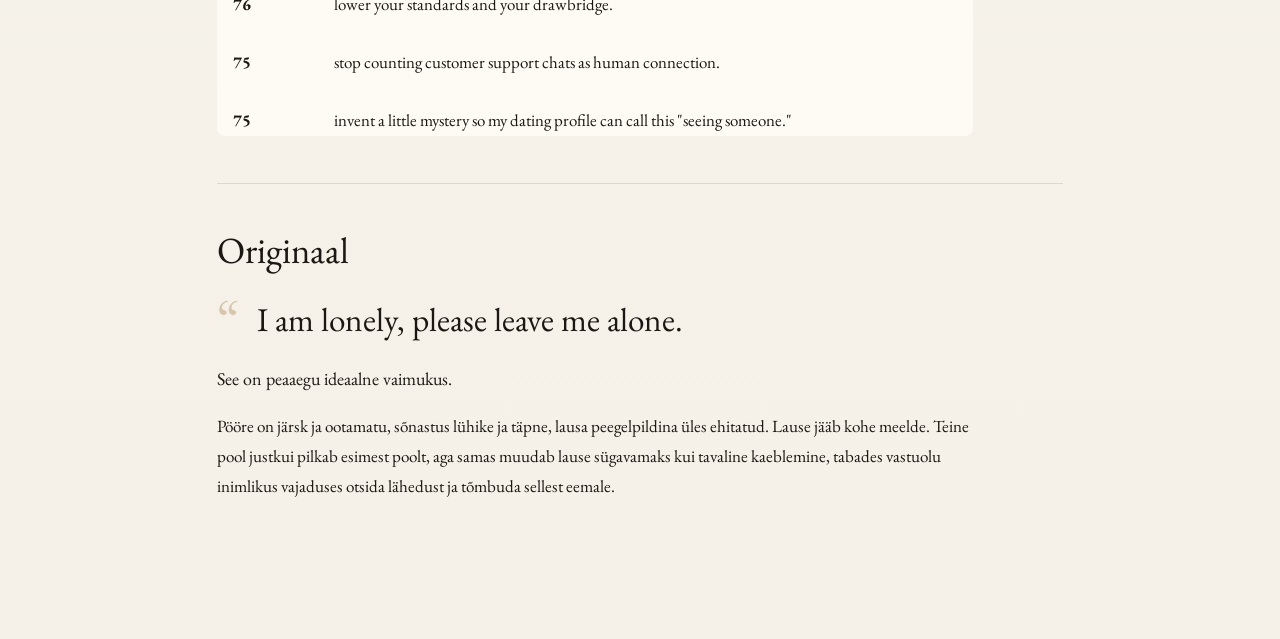
<file: html/wit-loop-et.html>
<!DOCTYPE html>
<html lang="et">
<head>
  <meta charset="UTF-8">
  <meta name="viewport" content="width=device-width, initial-scale=1.0">
  <title>Kas AI Suudab Kirjutada Vaimukust?</title>
  <meta name="description" content="Lihtne ülevaade katsest ühe pooliku lausega">
  <link rel="icon" href="data:,">
  <link rel="preconnect" href="https://fonts.googleapis.com">
  <link rel="preconnect" href="https://fonts.gstatic.com" crossorigin>
  <link href="https://fonts.googleapis.com/css2?family=EB+Garamond:ital,wght@0,400;0,500;1,400&family=Inter:wght@300;400;500;600&display=swap" rel="stylesheet">
  <link rel="stylesheet" href="../assets/styles/site.css?v=20260701a">
</head>
<body>
  <header class="page-header">
    <a class="lang-switch" href="wit-loop-en.html" lang="en">English</a>
  </header>

  <main class="content-shell reader-page">
    <section class="narrative-hero">
      <h1>Kas AI suudab kirjutada vaimuka lause?</h1>
      <p class="hero-lede">See on katse ühe pooliku lausega: kas AI suudab lõpetada lause nii, et inimene tajub seda vaimukana?</p>
      <p class="sentence-fragment"><span>Lause algus</span>i’m lonely, please ...</p>
      <p class="hero-source">Lause pärineb Ameerika noorelt naiskirjanikult Melissa Broderilt.</p>
    </section>

    <section class="flow-section plain-flow-section">
      <div class="section-copy">
        <h2>Kriteeriumid</h2>
        <p>Vaimukuse hindamiseks koostas AI endale ise kriteeriumid, mis tunduvad asjakohased.</p>
        <div class="criteria-list">
          <article class="criteria-item">
            <p class="mini-dot" aria-hidden="true"></p>
            <div class="criteria-copy">
              <h3>Pööre ja loogika</h3>
              <p>Pööre peab olema ootamatu, aga mitte seosetu või absurdne.</p>
            </div>
          </article>
          <article class="criteria-item">
            <p class="mini-dot" aria-hidden="true"></p>
            <div class="criteria-copy">
              <h3>Täpsus</h3>
              <p>Peaks tekkima tunne, et ühtegi sõna ei saa asendada teisega ilma, et lause muutuks vähem tabavaks.</p>
            </div>
          </article>
          <article class="criteria-item">
            <p class="mini-dot" aria-hidden="true"></p>
            <div class="criteria-copy">
              <h3>Lühidus ja jõud</h3>
              <p>Mõte peab kohale jõudma väheste sõnadega. Midagi ülearust ei tohiks olla.</p>
            </div>
          </article>
          <article class="criteria-item">
            <p class="mini-dot" aria-hidden="true"></p>
            <div class="criteria-copy">
              <h3>Meeldejäävus</h3>
              <p>Terve lause peaks jääma meelde. Seda peaks tahtma tsiteerida.</p>
            </div>
          </article>
          <article class="criteria-item">
            <p class="mini-dot" aria-hidden="true"></p>
            <div class="criteria-copy">
              <h3>Inimlik tõde</h3>
              <p>Vaimukus peaks tabama midagi sügavat inimloomuses. See ei tohiks olla ainult sõnamäng.</p>
            </div>
          </article>
          <article class="criteria-item">
            <p class="mini-dot" aria-hidden="true"></p>
            <div class="criteria-copy">
              <h3>Mitmekihilisus</h3>
              <p>See võiks olla korraga kurb ja naljakas, sügav ja mänguline.</p>
            </div>
          </article>
          <article class="criteria-item">
            <p class="mini-dot" aria-hidden="true"></p>
            <div class="criteria-copy">
              <h3>Sujuvus</h3>
              <p>Lause peaks mõjuma loomulikult, mitte kunstlikult ja punnitatult.</p>
            </div>
          </article>
        </div>
      </div>
    </section>

    <section class="flow-section plain-flow-section">
      <div class="section-copy">
        <h2>Tsükkel</h2>
        <p>Tsükkel on selle katse süda. Kuidas see töötab ja miks on see vajalik? Kui paluksime samal AI-vestlusel järjest uusi variante pakkuda ja neid ka ise hinnata, hakkaks süsteem mäletama oma varasemaid mõtteid, eelistama juba leitud radu ja õigustama omaenda otsuseid. Selle vältimiseks jagasime töö kolmeks. Kaks esimest komponenti, looja ja hindaja, on AI-agendid, mis käivituvad kindla aja tagant. Kui hindaja on lõpetanud, teeb viimase sammu tavaline skript. Ja mõne aja pärast see tsükkel kordub.</p>
        <div class="cycle-diagram" role="img" aria-label="Tsükli kolm etappi: Looja, Hindaja, Kontrollija">
          <svg class="cycle-svg" viewBox="0 0 560 640" aria-hidden="true">
            <defs>
              <marker id="cycle-arrow" markerWidth="8" markerHeight="8" refX="6" refY="4" orient="auto">
                <path d="M0,1 L7,4 L0,7 Z" fill="rgba(71,60,48,0.22)"/>
              </marker>
            </defs>
            <circle cx="280" cy="360" r="130" fill="none" stroke="rgba(71,60,48,0.14)" stroke-width="1"/>
            <circle cx="280" cy="230" r="8.5" fill="rgba(176,138,87,0.12)"/>
            <circle cx="280" cy="230" r="5.5" fill="#b08a57"/>
            <circle cx="392.6" cy="425" r="8.5" fill="rgba(176,138,87,0.12)"/>
            <circle cx="392.6" cy="425" r="5.5" fill="#b08a57"/>
            <circle cx="167.4" cy="425" r="8.5" fill="rgba(176,138,87,0.12)"/>
            <circle cx="167.4" cy="425" r="5.5" fill="#b08a57"/>
            <line x1="389.1" y1="288.9" x2="396.1" y2="301.1" stroke="rgba(71,60,48,0.22)" stroke-width="1" marker-end="url(#cycle-arrow)"/>
            <line x1="287" y1="490" x2="273" y2="490" stroke="rgba(71,60,48,0.22)" stroke-width="1" marker-end="url(#cycle-arrow)"/>
            <line x1="163.9" y1="301.1" x2="170.9" y2="288.9" stroke="rgba(71,60,48,0.22)" stroke-width="1" marker-end="url(#cycle-arrow)"/>
          </svg>
        <div class="cycle-node cycle-node--1">
          <p class="step-title">Looja</p>
          <p>AI-agent, mis näeb ainult lause algust. Ta ei näe kriteeriume, varasemaid katseid ega senist parimat rida. Ta kordab ühte ja sama ülesannet – lõpetada poolik lause nii, et tulemus oleks vaimukas – iga kord nii, nagu näeks ta seda esimest korda.</p>
        </div>
        <div class="cycle-node cycle-node--2">
          <p class="step-title">Hindaja</p>
          <p>AI-agent, mis näeb üht terviklauset ja hindamiskriteeriume. Ta ei näe varasemaid katseid ega hinnanguid. Tal on iga kord üks lihtne ülesanne: hinnata ühte lauset kriteeriumite järgi.</p>
        </div>
        <div class="cycle-node cycle-node--3">
          <p class="step-title">Kontrollija</p>
          <p>Skript, mis käivitub pärast hindajat. Ta arvutab skoori üle, võrdleb seda senise paremaga ja vahetab võitjat ainult siis, kui number on kõrgem.</p>
        </div>
        </div>
        <ol class="step-list cycle-fallback">
          <li>
            <p class="step-title">Looja</p>
            <p>AI-agent, mis näeb ainult lause algust. Ta ei näe kriteeriume, varasemaid katseid ega senist parimat rida. Ta kordab ühte ja sama ülesannet – lõpetada poolik lause nii, et tulemus oleks vaimukas – iga kord nii, nagu näeks ta seda esimest korda.</p>
          </li>
          <li>
            <p class="step-title">Hindaja</p>
            <p>AI-agent, mis näeb üht terviklauset ja hindamiskriteeriume. Ta ei näe varasemaid katseid ega hinnanguid. Tal on iga kord üks lihtne ülesanne: hinnata ühte lauset kriteeriumite järgi.</p>
          </li>
          <li>
            <p class="step-title">Kontrollija</p>
            <p>Skript, mis käivitub pärast hindajat. Ta arvutab skoori üle, võrdleb seda senise paremaga ja vahetab võitjat ainult siis, kui number on kõrgem.</p>
          </li>
        </ol>
      </div>
    </section>

    <section class="flow-section results-section">
      <p class="section-marker" aria-hidden="true"></p>
      <div class="section-copy">
        <div class="results-verdict">
          <h2>Mida AI parimaks pidas</h2>
          <p>Pärast arvukaid katseid pidas tsükkel oma parimaks loodud lauseks seda:</p>
          <blockquote class="result-quote quote-panel">i’m lonely, please stop calling my two-person table &#x27;optimistic seating.&#x27;</blockquote>
        </div>
        <p class="table-note">Allolevas tabelis on näha kõik katsed.</p>
        <div class="table-shell">
          <table>
            <thead>
              <tr>
                <th>Skoor</th>
                <th>Lõpp</th>
              </tr>
            </thead>
            <tbody>
      <tr>
        <td><strong>81</strong></td>
        <td class="ending-cell"><span>stop calling my two-person table &#x27;optimistic seating.&#x27;</span></td>
      </tr>
      <tr>
        <td><strong>81</strong></td>
        <td class="ending-cell"><span>put me in a group chat so I can be ignored at scale.</span></td>
      </tr>
      <tr>
        <td><strong>78</strong></td>
        <td class="ending-cell"><span>lower your standards before I raise my hopes.</span></td>
      </tr>
      <tr>
        <td><strong>77</strong></td>
        <td class="ending-cell"><span>put me in a group chat so I can be ignored by several people at once.</span></td>
      </tr>
      <tr>
        <td><strong>76</strong></td>
        <td class="ending-cell"><span>lower your standards and call it chemistry.</span></td>
      </tr>
      <tr>
        <td><strong>76</strong></td>
        <td class="ending-cell"><span>lower your standards and your drawbridge.</span></td>
      </tr>
      <tr>
        <td><strong>75</strong></td>
        <td class="ending-cell"><span>stop counting customer support chats as human connection.</span></td>
      </tr>
      <tr>
        <td><strong>75</strong></td>
        <td class="ending-cell"><span>invent a little mystery so my dating profile can call this &quot;seeing someone.&quot;</span></td>
      </tr>
      <tr>
        <td><strong>74</strong></td>
        <td class="ending-cell"><span>send someone with a good therapist and bad judgment</span></td>
      </tr>
      <tr>
        <td><strong>74</strong></td>
        <td class="ending-cell"><span>don&#x27;t confuse vulnerability with availability.</span></td>
      </tr>
      <tr>
        <td><strong>74</strong></td>
        <td class="ending-cell"><span>put me on hold with a telemarketer so I can feel wanted.</span></td>
      </tr>
      <tr>
        <td><strong>73</strong></td>
        <td class="ending-cell"><span>stop recommending “shareable plates” like I’m one charismatic text away from tapas.</span></td>
      </tr>
      <tr>
        <td><strong>72</strong></td>
        <td class="ending-cell"><span>mistake my red flags for festive bunting.</span></td>
      </tr>
      <tr>
        <td><strong>72</strong></td>
        <td class="ending-cell"><span>text me like you’re bored and accidentally honest.</span></td>
      </tr>
      <tr>
        <td><strong>72</strong></td>
        <td class="ending-cell"><span>start a rumor about me so at least I&#x27;m part of a conversation.</span></td>
      </tr>
      <tr>
        <td><strong>72</strong></td>
        <td class="ending-cell"><span>send me a captcha so someone finally asks if I&#x27;m human.</span></td>
      </tr>
      <tr>
        <td><strong>72</strong></td>
        <td class="ending-cell"><span>send a search party, not another self-care article.</span></td>
      </tr>
      <tr>
        <td><strong>71</strong></td>
        <td class="ending-cell"><span>stop asking me to verify I&#x27;m human and start proving someone else is.</span></td>
      </tr>
      <tr>
        <td><strong>71</strong></td>
        <td class="ending-cell"><span>start a rumor that I&#x27;m emotionally available</span></td>
      </tr>
      <tr>
        <td><strong>71</strong></td>
        <td class="ending-cell"><span>introduce me to your group chat; i miss being ignored by multiple people at once.</span></td>
      </tr>
      <tr>
        <td><strong>71</strong></td>
        <td class="ending-cell"><span>invent a typo so I can finally say someone texted me first.</span></td>
      </tr>
      <tr>
        <td><strong>71</strong></td>
        <td class="ending-cell"><span>lower your standards enough to count this as company.</span></td>
      </tr>
      <tr>
        <td><strong>70</strong></td>
        <td class="ending-cell"><span>teach my notifications to lie more convincingly.</span></td>
      </tr>
      <tr>
        <td><strong>70</strong></td>
        <td class="ending-cell"><span>text me back before I start giving my houseplants your personality.</span></td>
      </tr>
      <tr>
        <td><strong>70</strong></td>
        <td class="ending-cell"><span>start a rumor about me so people finally talk.</span></td>
      </tr>
      <tr>
        <td><strong>70</strong></td>
        <td class="ending-cell"><span>invent two more personalities so this counts as a group chat.</span></td>
      </tr>
      <tr>
        <td><strong>70</strong></td>
        <td class="ending-cell"><span>let the scam caller finish; I want to hear where things are going.</span></td>
      </tr>
      <tr>
        <td><strong>70</strong></td>
        <td class="ending-cell"><span>ruin my sleep schedule and call it chemistry.</span></td>
      </tr>
      <tr>
        <td><strong>69</strong></td>
        <td class="ending-cell"><span>tell me I&#x27;m mysterious instead of unemployed.</span></td>
      </tr>
      <tr>
        <td><strong>69</strong></td>
        <td class="ending-cell"><span>text me like a scammer who thinks I still have potential</span></td>
      </tr>
      <tr>
        <td><strong>69</strong></td>
        <td class="ending-cell"><span>misdial me; at this point even your pocket deserves a second chance.</span></td>
      </tr>
      <tr>
        <td><strong>69</strong></td>
        <td class="ending-cell"><span>put me in your group chat so I can finally be left on read by multiple people.</span></td>
      </tr>
      <tr>
        <td><strong>69</strong></td>
        <td class="ending-cell"><span>text me before I start calling spam numbers back.</span></td>
      </tr>
      <tr>
        <td><strong>68</strong></td>
        <td class="ending-cell"><span>send a typo so I can misread it as affection.</span></td>
      </tr>
      <tr>
        <td><strong>68</strong></td>
        <td class="ending-cell"><span>let me disappoint you in person.</span></td>
      </tr>
      <tr>
        <td><strong>68</strong></td>
        <td class="ending-cell"><span>stop calling it &quot;me time&quot;; at this point it&#x27;s witness protection.</span></td>
      </tr>
      <tr>
        <td><strong>68</strong></td>
        <td class="ending-cell"><span>bring a plus-one so I can feel rejected in stereo.</span></td>
      </tr>
      <tr>
        <td><strong>68</strong></td>
        <td class="ending-cell"><span>don&#x27;t make me your emotional support autocomplete.</span></td>
      </tr>
      <tr>
        <td><strong>68</strong></td>
        <td class="ending-cell"><span>invent a group chat where someone still ignores me.</span></td>
      </tr>
      <tr>
        <td><strong>67</strong></td>
        <td class="ending-cell"><span>date me before Netflix upgrades &quot;are you still watching?&quot; to a wellness check.</span></td>
      </tr>
      <tr>
        <td><strong>67</strong></td>
        <td class="ending-cell"><span>stop making the Roomba my most consistent relationship.</span></td>
      </tr>
      <tr>
        <td><strong>67</strong></td>
        <td class="ending-cell"><span>invent a typo so I can call it a meet-cute.</span></td>
      </tr>
      <tr>
        <td><strong>67</strong></td>
        <td class="ending-cell"><span>stop calling me &quot;independent&quot; like it&#x27;s a coupon code for dying alone.</span></td>
      </tr>
      <tr>
        <td><strong>67</strong></td>
        <td class="ending-cell"><span>mistake this cry for help for flirting.</span></td>
      </tr>
      <tr>
        <td><strong>67</strong></td>
        <td class="ending-cell"><span>tell my reflection to stop playing hard to get.</span></td>
      </tr>
      <tr>
        <td><strong>67</strong></td>
        <td class="ending-cell"><span>forward this to my group chat so I can get ignored at scale.</span></td>
      </tr>
      <tr>
        <td><strong>67</strong></td>
        <td class="ending-cell"><span>lower my standards before my self-esteem does it for me.</span></td>
      </tr>
      <tr>
        <td><strong>66</strong></td>
        <td class="ending-cell"><span>mistake my availability for emotional depth.</span></td>
      </tr>
      <tr>
        <td><strong>66</strong></td>
        <td class="ending-cell"><span>put me on speaker so your therapist can hear both sides.</span></td>
      </tr>
      <tr>
        <td><strong>66</strong></td>
        <td class="ending-cell"><span>text me back badly; even typos count as chemistry.</span></td>
      </tr>
      <tr>
        <td><strong>66</strong></td>
        <td class="ending-cell"><span>send a scammer with better conversational skills.</span></td>
      </tr>
      <tr>
        <td><strong>66</strong></td>
        <td class="ending-cell"><span>put the &quot;us&quot; in &quot;delusions.&quot;</span></td>
      </tr>
      <tr>
        <td><strong>66</strong></td>
        <td class="ending-cell"><span>text me like a scammer with a wrong number and stay for the plot.</span></td>
      </tr>
      <tr>
        <td><strong>65</strong></td>
        <td class="ending-cell"><span>ghost me in person so I can finally get the full experience.</span></td>
      </tr>
      <tr>
        <td><strong>65</strong></td>
        <td class="ending-cell"><span>send a scam text with a little more emotional availability.</span></td>
      </tr>
      <tr>
        <td><strong>65</strong></td>
        <td class="ending-cell"><span>stop mistaking your screen time report for a social life.</span></td>
      </tr>
      <tr>
        <td><strong>65</strong></td>
        <td class="ending-cell"><span>clap when I open the microwave so it feels like someone came home.</span></td>
      </tr>
      <tr>
        <td><strong>65</strong></td>
        <td class="ending-cell"><span>hold me like my screen time report does: with mounting concern.</span></td>
      </tr>
      <tr>
        <td><strong>65</strong></td>
        <td class="ending-cell"><span>lower your standards and come sit by me.</span></td>
      </tr>
      <tr>
        <td><strong>65</strong></td>
        <td class="ending-cell"><span>send a group chat invite so I can get ghosted by multiple people at once.</span></td>
      </tr>
      <tr>
        <td><strong>65</strong></td>
        <td class="ending-cell"><span>lower your standards until my personality counts.</span></td>
      </tr>
      <tr>
        <td><strong>64</strong></td>
        <td class="ending-cell"><span>send memes or a search party, whichever arrives first.</span></td>
      </tr>
      <tr>
        <td><strong>64</strong></td>
        <td class="ending-cell"><span>install me a personality before I start flirting with the loading spinner.</span></td>
      </tr>
      <tr>
        <td><strong>64</strong></td>
        <td class="ending-cell"><span>send a search party; even my echo stopped calling back.</span></td>
      </tr>
      <tr>
        <td><strong>64</strong></td>
        <td class="ending-cell"><span>leave a message after the existential beep.</span></td>
      </tr>
      <tr>
        <td><strong>64</strong></td>
        <td class="ending-cell"><span>lower your standards before I start flirting with customer support chatbots.</span></td>
      </tr>
      <tr>
        <td><strong>64</strong></td>
        <td class="ending-cell"><span>invent a reason my therapist would call this character development.</span></td>
      </tr>
      <tr>
        <td><strong>64</strong></td>
        <td class="ending-cell"><span>lower your standards before my personality does.</span></td>
      </tr>
      <tr>
        <td><strong>64</strong></td>
        <td class="ending-cell"><span>adopt me as your emergency contact.</span></td>
      </tr>
      <tr>
        <td><strong>64</strong></td>
        <td class="ending-cell"><span>put me on hold so I can feel wanted.</span></td>
      </tr>
      <tr>
        <td><strong>64</strong></td>
        <td class="ending-cell"><span>date me before my plants stage an intervention.</span></td>
      </tr>
      <tr>
        <td><strong>63</strong></td>
        <td class="ending-cell"><span>install me in a haunted house so at least something is always around.</span></td>
      </tr>
      <tr>
        <td><strong>63</strong></td>
        <td class="ending-cell"><span>put me on hold with customer service so a robot checks in on me every 30 seconds.</span></td>
      </tr>
      <tr>
        <td><strong>63</strong></td>
        <td class="ending-cell"><span>roast me in the comments so it feels like company</span></td>
      </tr>
      <tr>
        <td><strong>62</strong></td>
        <td class="ending-cell"><span>text me &quot;wrong number&quot; so i can pretend destiny tried.</span></td>
      </tr>
      <tr>
        <td><strong>62</strong></td>
        <td class="ending-cell"><span>invent a wrong number who believes in me.</span></td>
      </tr>
      <tr>
        <td><strong>62</strong></td>
        <td class="ending-cell"><span>send a group text so I can get rejected more efficiently.</span></td>
      </tr>
      <tr>
        <td><strong>62</strong></td>
        <td class="ending-cell"><span>reply before my self-esteem starts a podcast.</span></td>
      </tr>
      <tr>
        <td><strong>62</strong></td>
        <td class="ending-cell"><span>lower your standards and call it networking.</span></td>
      </tr>
      <tr>
        <td><strong>62</strong></td>
        <td class="ending-cell"><span>date me before my houseplants start charging rent.</span></td>
      </tr>
      <tr>
        <td><strong>62</strong></td>
        <td class="ending-cell"><span>text me back so my screen time can finally feel mutual.</span></td>
      </tr>
      <tr>
        <td><strong>61</strong></td>
        <td class="ending-cell"><span>stop making my group chat look like a museum exhibit.</span></td>
      </tr>
      <tr>
        <td><strong>61</strong></td>
        <td class="ending-cell"><span>update my privacy settings before I start flirting with the Duolingo owl.</span></td>
      </tr>
      <tr>
        <td><strong>61</strong></td>
        <td class="ending-cell"><span>clap when I microwave leftovers so it feels like I’m opening for someone.</span></td>
      </tr>
      <tr>
        <td><strong>61</strong></td>
        <td class="ending-cell"><span>send memes, not mixed signals.</span></td>
      </tr>
      <tr>
        <td><strong>60</strong></td>
        <td class="ending-cell"><span>send a meme before I start flirting with the Duolingo owl.</span></td>
      </tr>
      <tr>
        <td><strong>60</strong></td>
        <td class="ending-cell"><span>introduce me to your wi-fi; it connects faster than people do.</span></td>
      </tr>
      <tr>
        <td><strong>60</strong></td>
        <td class="ending-cell"><span>date me before Duolingo congratulates me for my longest conversation again.</span></td>
      </tr>
      <tr>
        <td><strong>60</strong></td>
        <td class="ending-cell"><span>flirt with me before my houseplants stage an intervention.</span></td>
      </tr>
      <tr>
        <td><strong>60</strong></td>
        <td class="ending-cell"><span>flirt with me before I start naming the houseplants after exes.</span></td>
      </tr>
      <tr>
        <td><strong>60</strong></td>
        <td class="ending-cell"><span>put me on hold with customer service so I can hear another human voice.</span></td>
      </tr>
      <tr>
        <td><strong>60</strong></td>
        <td class="ending-cell"><span>invent a second person before i start naming the houseplants after exes.</span></td>
      </tr>
      <tr>
        <td><strong>59</strong></td>
        <td class="ending-cell"><span>send memes before I start assigning personalities to kitchen appliances.</span></td>
      </tr>
      <tr>
        <td><strong>59</strong></td>
        <td class="ending-cell"><span>lower your standards and my text will feel like a meet-cute.</span></td>
      </tr>
      <tr>
        <td><strong>59</strong></td>
        <td class="ending-cell"><span>date me before i start giving my houseplants names and custody schedules.</span></td>
      </tr>
      <tr>
        <td><strong>59</strong></td>
        <td class="ending-cell"><span>hold my hand before I start giving names to my Wi-Fi bars.</span></td>
      </tr>
      <tr>
        <td><strong>59</strong></td>
        <td class="ending-cell"><span>don’t make me name the houseplants after exes again.</span></td>
      </tr>
      <tr>
        <td><strong>58</strong></td>
        <td class="ending-cell"><span>forward this to your FBI agent so somebody checks in.</span></td>
      </tr>
      <tr>
        <td><strong>58</strong></td>
        <td class="ending-cell"><span>teach my phone to autocorrect every name to “babe”</span></td>
      </tr>
      <tr>
        <td><strong>57</strong></td>
        <td class="ending-cell"><span>introduce me to your group chat so I can finally get left on read by a community.</span></td>
      </tr>
      <tr>
        <td><strong>57</strong></td>
        <td class="ending-cell"><span>respond before I start flirting with customer support again.</span></td>
      </tr>
      <tr>
        <td><strong>57</strong></td>
        <td class="ending-cell"><span>text me something so unhinged my inner monologue has competition.</span></td>
      </tr>
      <tr>
        <td><strong>57</strong></td>
        <td class="ending-cell"><span>send memes before i start naming the furniture after exes.</span></td>
      </tr>
      <tr>
        <td><strong>57</strong></td>
        <td class="ending-cell"><span>lower your standards a little faster.</span></td>
      </tr>
      <tr>
        <td><strong>57</strong></td>
        <td class="ending-cell"><span>date me before i start naming the houseplants after exes.</span></td>
      </tr>
      <tr>
        <td><strong>57</strong></td>
        <td class="ending-cell"><span>send a plus-one so I can stop telling restaurants my phone is my date.</span></td>
      </tr>
      <tr>
        <td><strong>57</strong></td>
        <td class="ending-cell"><span>send someone who treats &quot;you up?&quot; like a wedding vow.</span></td>
      </tr>
      <tr>
        <td><strong>56</strong></td>
        <td class="ending-cell"><span>set me up with your group chat; I can take a hint in stereo.</span></td>
      </tr>
      <tr>
        <td><strong>56</strong></td>
        <td class="ending-cell"><span>introduce me to someone who thinks &#x27;let&#x27;s overthink it&#x27; is a love language.</span></td>
      </tr>
      <tr>
        <td><strong>56</strong></td>
        <td class="ending-cell"><span>lower your standards until they make eye contact.</span></td>
      </tr>
      <tr>
        <td><strong>55</strong></td>
        <td class="ending-cell"><span>send a text before I start flirting with customer support again.</span></td>
      </tr>
      <tr>
        <td><strong>55</strong></td>
        <td class="ending-cell"><span>put me on hold with customer service so i can hear a human voice.</span></td>
      </tr>
      <tr>
        <td><strong>55</strong></td>
        <td class="ending-cell"><span>send a meme before I start narrating my own life like a BBC wildlife special.</span></td>
      </tr>
      <tr>
        <td><strong>55</strong></td>
        <td class="ending-cell"><span>reroute one of those &#x27;hot singles in your area&#x27; directly to my front door.</span></td>
      </tr>
      <tr>
        <td><strong>55</strong></td>
        <td class="ending-cell"><span>send someone before I start rating conversations with the microwave five stars.</span></td>
      </tr>
      <tr>
        <td><strong>55</strong></td>
        <td class="ending-cell"><span>lower your standards slowly; I’m trying to make a dramatic entrance.</span></td>
      </tr>
      <tr>
        <td><strong>55</strong></td>
        <td class="ending-cell"><span>send a calendar invite before my plants start giving dating advice.</span></td>
      </tr>
      <tr>
        <td><strong>55</strong></td>
        <td class="ending-cell"><span>send a software update for my love life; this version keeps crashing on startup.</span></td>
      </tr>
      <tr>
        <td><strong>55</strong></td>
        <td class="ending-cell"><span>set my relationship status to &#x27;buffering.&#x27;</span></td>
      </tr>
      <tr>
        <td><strong>54</strong></td>
        <td class="ending-cell"><span>text back, even if it’s just your two-factor code by accident.</span></td>
      </tr>
      <tr>
        <td><strong>54</strong></td>
        <td class="ending-cell"><span>leave your read receipts on so I can feel seen.</span></td>
      </tr>
      <tr>
        <td><strong>54</strong></td>
        <td class="ending-cell"><span>text me before I start flirting with the Duolingo owl again</span></td>
      </tr>
      <tr>
        <td><strong>54</strong></td>
        <td class="ending-cell"><span>send a plus-one for my thoughts.</span></td>
      </tr>
      <tr>
        <td><strong>53</strong></td>
        <td class="ending-cell"><span>lower your standards; I’m trying to become someone’s bad decision arc.</span></td>
      </tr>
      <tr>
        <td><strong>53</strong></td>
        <td class="ending-cell"><span>reinstall my social life before the free trial expires.</span></td>
      </tr>
      <tr>
        <td><strong>53</strong></td>
        <td class="ending-cell"><span>try turning me off and back on romantically.</span></td>
      </tr>
      <tr>
        <td><strong>52</strong></td>
        <td class="ending-cell"><span>send a carrier pigeon, a smoke signal, or literally any evidence I&#x27;m not hosting a one-person podcast.</span></td>
      </tr>
      <tr>
        <td><strong>50</strong></td>
        <td class="ending-cell"><span>be weird enough that my therapist gets new material.</span></td>
      </tr>
      <tr>
        <td><strong>50</strong></td>
        <td class="ending-cell"><span>lower your standards and come sit with me.</span></td>
      </tr>
      <tr>
        <td><strong>50</strong></td>
        <td class="ending-cell"><span>reboot the router between my heart and literally anyone.</span></td>
      </tr>
      <tr>
        <td><strong>49</strong></td>
        <td class="ending-cell"><span>send a push notification pretending someone misses me.</span></td>
      </tr>
      <tr>
        <td><strong>49</strong></td>
        <td class="ending-cell"><span>send a text before my houseplants start giving relationship advice.</span></td>
      </tr>
      <tr>
        <td><strong>49</strong></td>
        <td class="ending-cell"><span>text me a typo so I can mistake it for chemistry.</span></td>
      </tr>
      <tr>
        <td><strong>48</strong></td>
        <td class="ending-cell"><span>rotate my pizza so I can pretend it&#x27;s a social circle.</span></td>
      </tr>
      <tr>
        <td><strong>47</strong></td>
        <td class="ending-cell"><span>lower your standards; even your echo is ghosting you.</span></td>
      </tr>
      <tr>
        <td><strong>46</strong></td>
        <td class="ending-cell"><span>stop making my pizza delivery guy look like endgame.</span></td>
      </tr>
      <tr>
        <td><strong>35</strong></td>
        <td class="ending-cell"><span>unsubscribe from your situationship and try eye contact.</span></td>
      </tr>
            </tbody>
          </table>
        </div>
      </div>
    </section>

    <section class="flow-section closing-section">
      <p class="section-marker" aria-hidden="true"></p>
      <div class="section-copy">
        <h2>Originaal</h2>

        <blockquote class="origin-quote quote-panel">I am lonely, please leave me alone.</blockquote>
        <p>See on peaaegu ideaalne vaimukus.</p>
        <p>Pööre on järsk ja ootamatu, sõnastus lühike ja täpne, lausa peegelpildina üles ehitatud. Lause jääb kohe meelde. Teine pool justkui pilkab esimest poolt, aga samas muudab lause sügavamaks kui tavaline kaeblemine, tabades vastuolu inimlikus vajaduses otsida lähedust ja tõmbuda sellest eemale.</p>

      </div>
    </section>
  </main>
</body>
</html>
</file>
<file: assets/styles/site.css>
@media print {
  * {
    -webkit-print-color-adjust: exact !important;
    print-color-adjust: exact !important;
  }
}

*,
*::before,
*::after {
  box-sizing: border-box;
  margin: 0;
  padding: 0;
}

:root {
  --bg: #f5f1e8;
  --paper: rgba(255, 252, 246, 0.74);
  --paper-strong: rgba(255, 250, 242, 0.92);
  --ink: #1b1813;
  --ink-muted: #5f594f;
  --ink-faint: #918a7d;
  --accent: #31463a;
  --accent-soft: #d8e1d5;
  --gold: #b08a57;
  --rule: rgba(71, 60, 48, 0.14);
  --table-bg: rgba(255, 252, 247, 0.9);
  --shadow: 0 20px 54px rgba(28, 21, 14, 0.06);
}

html {
  font-size: 18px;
  scroll-behavior: smooth;
  -webkit-text-size-adjust: 100%;
  text-size-adjust: 100%;
}

body {
  min-height: 100vh;
  background:
    radial-gradient(
      circle at top right,
      rgba(175, 198, 183, 0.22),
      transparent 28rem
    ),
    radial-gradient(
      circle at 0% 20%,
      rgba(215, 187, 145, 0.18),
      transparent 24rem
    ),
    linear-gradient(180deg, #faf7f1 0%, var(--bg) 100%);
  color: var(--ink);
  font-family: "EB Garamond", Georgia, serif;
  line-height: 1.75;
}

a {
  color: inherit;
}

.page-header {
  position: relative;
  padding: 1.3rem 2rem 0;
}

.home-link,
.lang-switch {
  position: absolute;
  top: 1.4rem;
  font-family: "Inter", sans-serif;
  font-size: 0.72rem;
  font-weight: 500;
  letter-spacing: 0.12em;
  text-transform: uppercase;
  text-decoration: none;
  color: var(--ink-muted);
  border-bottom: 1px solid transparent;
  padding-bottom: 0.12rem;
}

.home-link {
  left: 2rem;
}

.lang-switch {
  right: 2rem;
}

.home-link:hover,
.home-link:focus-visible,
.lang-switch:hover,
.lang-switch:focus-visible,
.home-links a:hover,
.home-links a:focus-visible {
  color: var(--ink);
  border-bottom-color: var(--ink-faint);
}

.content-shell {
  max-width: 960px;
  margin: 0 auto;
  padding: 2.5rem 1.5rem 5rem;
}

.reader-page {
  max-width: 900px;
}

.narrative-hero {
  padding: 3.4rem 0 3rem;
  border-bottom: 1px solid var(--rule);
}

.narrative-hero h1 {
  max-width: 13ch;
  font-size: 4.1rem;
  line-height: 0.98;
  font-weight: 400;
  letter-spacing: 0;
  margin-bottom: 1.1rem;
}

.hero-lede {
  max-width: 37rem;
  font-size: 1.5rem;
  line-height: 1.32;
  color: var(--ink-muted);
}

.sentence-fragment {
  max-width: 37rem;
  margin-top: 1.9rem;
  padding-top: 1rem;
  font-size: 2rem;
  line-height: 1.16;
}

.sentence-fragment span {
  display: block;
  margin-bottom: 0.45rem;
  font-family: "Inter", sans-serif;
  font-size: 0.68rem;
  font-weight: 600;
  letter-spacing: 0.12em;
  text-transform: uppercase;
  color: var(--ink-faint);
}

.hero-source {
  max-width: 37rem;
  margin-top: 0.9rem;
  font-size: 1rem;
  color: var(--ink-muted);
}

.flow-section {
  display: grid;
  grid-template-columns: 1.4rem minmax(0, 1fr);
  gap: 1.5rem;
  padding: 2.6rem 0;
  border-bottom: 1px solid var(--rule);
}

.closing-section {
  border-bottom: none;
}

.results-section,
.verdict-section,
.closing-section {
  grid-template-columns: minmax(0, 1fr);
  gap: 0;
}

.results-section > .section-marker,
.verdict-section > .section-marker,
.closing-section > .section-marker {
  display: none;
}

.plain-flow-section {
  grid-template-columns: minmax(0, 1fr);
  gap: 0;
}

.section-marker,
.mini-dot {
  width: 0.55rem;
  height: 0.55rem;
  border-radius: 999px;
  background: var(--gold);
  box-shadow: 0 0 0 0.18rem rgba(176, 138, 87, 0.12);
}

.section-marker {
  margin-top: 0.75rem;
}

.section-copy {
  max-width: 42rem;
}

.section-copy h2 {
  font-size: 2.05rem;
  line-height: 1.08;
  font-weight: 400;
  letter-spacing: 0;
  margin-bottom: 0.9rem;
}

.small-quote,
.result-quote,
.origin-quote {
  margin: 1.1rem 0;
  font-size: 1.85rem;
  line-height: 1.14;
  font-weight: 400;
}

.result-quote,
.origin-quote {
  font-size: clamp(1.85rem, 2.9vw, 2.15rem);
}

.verdict-section .result-quote,
.results-verdict .result-quote {
  font-size: clamp(1.7rem, 2.65vw, 1.95rem);
  margin-bottom: 1.7rem;
}

.results-verdict {
  margin: 0 0 1.8rem;
}

.results-verdict h2 {
  margin-bottom: 0.45rem;
}

.quote-panel {
  position: relative;
  padding: 0.55rem 1.4rem 0.55rem 2.2rem;
  background: none;
}

.quote-panel::before {
  position: absolute;
  color: rgba(176, 138, 87, 0.42);
  font-size: 3rem;
  line-height: 1;
}

.quote-panel::before {
  content: "“";
  left: 0;
  top: 0.05rem;
}

.criteria-list {
  margin-top: 1.4rem;
}

.criteria-item {
  display: grid;
  grid-template-columns: 1.4rem minmax(0, 1fr);
  gap: 1rem;
  padding: 1rem 0;
}

.mini-dot {
  margin-top: 0.42rem;
}

.criteria-copy {
  min-width: 0;
}

.criteria-copy h3 {
  font-size: 1.12rem;
  line-height: 1.25;
  font-weight: 400;
  margin-bottom: 0.2rem;
}

.criteria-copy p {
  margin-bottom: 0;
}

.section-label,
.mini-label,
.step-title,
.stat-label {
  font-family: "Inter", sans-serif;
  letter-spacing: 0.12em;
  text-transform: uppercase;
}

.section-label {
  font-size: 0.72rem;
  font-weight: 600;
  color: var(--accent);
  margin-bottom: 0.85rem;
}

.hero-section,
.story-section {
  border-top: 1px solid var(--rule);
  padding: 2.7rem 0;
}

.hero-section {
  border-top: none;
  padding-top: 2rem;
}

.hero-grid,
.closing-grid,
.story-grid {
  display: grid;
  gap: 2rem;
}

.hero-grid {
  grid-template-columns: minmax(0, 1.35fr) minmax(18rem, 0.85fr);
  align-items: start;
}

.hero-title,
.home-title {
  font-size: clamp(2.6rem, 5vw, 4.6rem);
  line-height: 0.98;
  font-weight: 400;
  letter-spacing: -0.02em;
  margin-bottom: 0.7rem;
}

.hero-subtitle {
  font-family: "Inter", sans-serif;
  font-size: 0.8rem;
  font-weight: 500;
  letter-spacing: 0.14em;
  text-transform: uppercase;
  color: var(--ink-faint);
  margin-bottom: 1.3rem;
  max-width: 32rem;
}

.lede {
  font-size: 1.7rem;
  line-height: 1.24;
  margin-bottom: 0.85rem;
  max-width: 40rem;
}

.content-shell p {
  margin-bottom: 1rem;
}

.content-shell p:last-child {
  margin-bottom: 0;
}

.mini-label,
.step-title {
  font-size: 0.68rem;
  color: var(--ink-faint);
  margin-bottom: 0.65rem;
}

.feature-quote {
  background: linear-gradient(
    180deg,
    rgba(255, 252, 246, 0.94),
    rgba(244, 237, 225, 0.88)
  );
  border-radius: 1.4rem;
  padding: 1.6rem 1.5rem 1.5rem;
  box-shadow: var(--shadow);
  border: 1px solid rgba(130, 117, 98, 0.14);
}

.feature-quote blockquote,
.origin-quote {
  font-size: clamp(1.45rem, 2.6vw, 2.2rem);
  line-height: 1.14;
  font-weight: 400;
  margin-bottom: 0.8rem;
}

.stats-strip {
  display: grid;
  grid-template-columns: repeat(4, minmax(0, 1fr));
  gap: 0.8rem;
  margin-top: 1.4rem;
}

.stat-item {
  padding-top: 0.8rem;
  border-top: 1px solid var(--rule);
}

.stat-value {
  font-family: "Inter", sans-serif;
  font-size: 1.25rem;
  font-weight: 600;
  line-height: 1.2;
  color: var(--ink);
  margin-bottom: 0.35rem;
}

.stat-label {
  font-size: 0.64rem;
  color: var(--ink-faint);
}

.story-grid {
  grid-template-columns: minmax(0, 1.2fr) minmax(16rem, 0.8fr);
  align-items: start;
}

.section-intro {
  max-width: 48rem;
}

.step-list {
  list-style: none;
  margin-top: 1.35rem;
  padding-left: 0;
}

.step-list li {
  position: relative;
  padding: 0 0 1.1rem 1.4rem;
  border-left: 1px solid var(--rule);
}

.step-list li::before {
  content: "";
  position: absolute;
  left: -0.34rem;
  top: 0.35rem;
  width: 0.65rem;
  height: 0.65rem;
  border-radius: 999px;
  background: var(--gold);
  box-shadow: 0 0 0 0.18rem rgba(176, 138, 87, 0.12);
}

.step-list li:last-child {
  padding-bottom: 0;
}

.cycle-fallback {
  display: none;
}

.cycle-diagram {
  position: relative;
  aspect-ratio: 560 / 480;
  width: 100%;
  max-width: none;
  margin: 0;
}

.cycle-svg {
  position: absolute;
  inset: -2.4rem 0 0;
  width: 100%;
  height: 100%;
}

.cycle-node {
  position: absolute;
  font-size: 0.88rem;
  line-height: 1.5;
  color: var(--ink);
}

.cycle-node .step-title {
  margin-bottom: 0.3rem;
}

.cycle-node p {
  margin-bottom: 0;
}

.cycle-node--1 {
  top: 5%;
  left: 25%;
  width: 50%;
  text-align: center;
}

.cycle-node--2 {
  top: 65%;
  left: 64%;
  width: 36%;
  text-align: center;
}

.cycle-node--3 {
  top: 65%;
  right: 64%;
  width: 36%;
  text-align: center;
}

.closing-section .section-copy > p:last-of-type {
  font-size: 0.95rem;
}

@media (max-width: 620px) {
  .cycle-diagram {
    display: none;
  }

  .cycle-fallback {
    display: block;
  }
}

.story-aside {
  padding: 1.1rem 0 0 1.5rem;
  border-left: 1px solid var(--rule);
  color: var(--ink-muted);
}

.criteria-band {
  margin-top: 1.5rem;
  background: linear-gradient(
    180deg,
    rgba(255, 251, 245, 0.78),
    rgba(243, 235, 224, 0.72)
  );
  border-radius: 1.5rem;
  padding: 1.2rem 1.25rem;
  display: grid;
  grid-template-columns: repeat(2, minmax(0, 1fr));
  gap: 1rem 1.5rem;
  box-shadow: var(--shadow);
}

.mini-card {
  background: transparent;
  border: none;
  padding: 0.2rem 0 0.8rem;
  border-bottom: 1px solid rgba(71, 60, 48, 0.1);
}

.mini-card h3 {
  font-size: 1.12rem;
  font-weight: 400;
  margin-bottom: 0.35rem;
}

.table-note {
  font-family: "Inter", sans-serif;
  font-size: 0.8rem;
  color: var(--ink-muted);
  margin-bottom: 0.8rem;
}

.table-shell {
  max-height: 28rem;
  overflow: auto;
  border-radius: 0.45rem;
  background: var(--table-bg);
  box-shadow: none;
}

table {
  width: 100%;
  min-width: 0;
  border-collapse: collapse;
  font-size: 0.94rem;
  table-layout: fixed;
}

thead th {
  position: sticky;
  top: 0;
  z-index: 1;
  background: #f3eee5;
  color: var(--ink-muted);
  font-family: "Inter", sans-serif;
  font-size: 0.7rem;
  font-weight: 600;
  letter-spacing: 0.08em;
  text-transform: uppercase;
}

th,
td {
  padding: 0.8rem 0.9rem;
  text-align: left;
  vertical-align: top;
}

th:first-child,
td:first-child {
  width: 5.6rem;
}

tbody tr:hover {
  background: rgba(49, 70, 58, 0.04);
}

.ending-cell {
  min-width: 0;
}

.ending-cell span {
  display: block;
  max-width: 34rem;
}

.closing-grid {
  grid-template-columns: minmax(16rem, 0.9fr) minmax(0, 1.1fr);
  align-items: start;
}

.closing-anchor {
  padding-right: 1.5rem;
}

.closing-copy {
  padding-left: 1.5rem;
  border-left: 1px solid var(--rule);
}

footer {
  text-align: center;
  padding: 2rem 1rem 2.8rem;
  font-family: "Inter", sans-serif;
  font-size: 0.7rem;
  letter-spacing: 0.12em;
  text-transform: uppercase;
  color: var(--ink-faint);
}

.home-header {
  text-align: center;
  max-width: 820px;
  margin: 0 auto;
  padding: 5.5rem 1.5rem 5rem;
}

.home-intro {
  font-size: 1.15rem;
  font-weight: 400;
  color: #6e665b;
  line-height: 1.55;
  margin: 0 auto 1.7rem;
  max-width: 36rem;
}

.home-links {
  display: flex;
  justify-content: center;
  gap: 1.5rem;
  font-family: "Inter", sans-serif;
  font-size: 0.84rem;
  letter-spacing: 0.12em;
  text-transform: uppercase;
}

.home-links a {
  text-decoration: none;
  border-bottom: 1px solid transparent;
  padding-bottom: 0.15rem;
}

@media (max-width: 900px) {
  .hero-grid,
  .story-grid,
  .closing-grid {
    grid-template-columns: 1fr;
  }

  .narrative-hero h1 {
    font-size: 3.2rem;
  }

  .hero-lede {
    font-size: 1.32rem;
  }

  .story-aside,
  .closing-copy {
    border-left: none;
    padding-left: 0;
  }

  .stats-strip,
  .criteria-band {
    grid-template-columns: repeat(2, minmax(0, 1fr));
  }
}

@media (max-width: 700px) {
  html {
    font-size: 17px;
  }

  .page-header {
    padding: 1rem 1rem 0;
  }

  .content-shell {
    padding: 1.2rem 0.95rem 4rem;
  }

  .home-link {
    left: 1rem;
  }

  .lang-switch {
    right: 1rem;
  }

  .stats-strip,
  .criteria-band {
    grid-template-columns: 1fr;
  }

  .narrative-hero {
    padding: 2.6rem 0 2.3rem;
  }

  .narrative-hero h1 {
    font-size: 2.65rem;
  }

  .sentence-fragment,
  .small-quote,
  .result-quote,
  .origin-quote {
    font-size: 1.55rem;
  }

  .flow-section {
    grid-template-columns: 1fr;
    gap: 0.35rem;
    padding: 2.15rem 0;
  }

  .plain-flow-section {
    gap: 0;
  }

  .section-marker {
    padding-top: 0;
  }

  .section-copy h2 {
    font-size: 1.75rem;
  }

  .criteria-item {
    grid-template-columns: 2.25rem minmax(0, 1fr);
  }

  .lede {
    font-size: 1.42rem;
  }

  .hero-section,
  .story-section {
    padding: 2rem 0;
  }

  .feature-quote {
    border-radius: 1rem;
  }
}

@media (hover: none) and (pointer: coarse) {
  body {
    line-height: 1.64;
  }

  .table-shell {
    max-height: 24rem;
  }

  th,
  td {
    padding: 0.72rem 0.8rem;
  }
}
</file>
